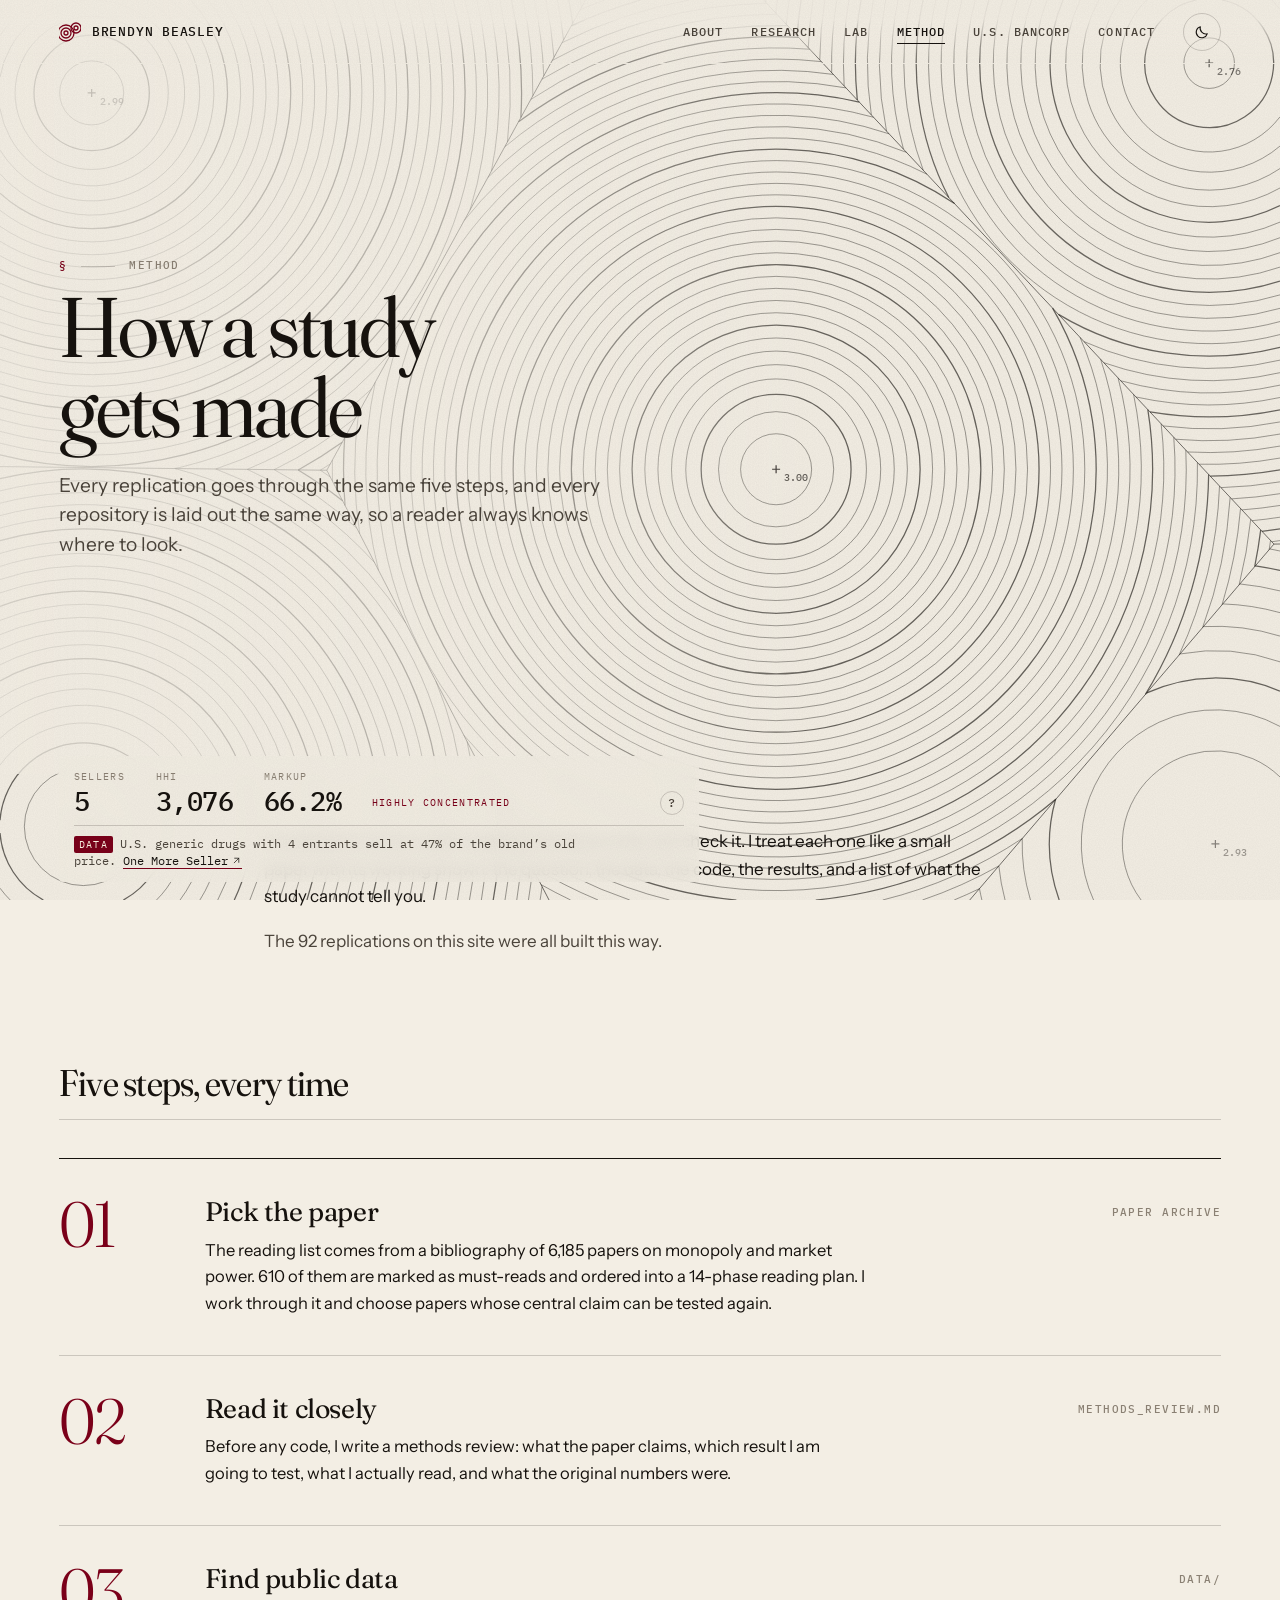
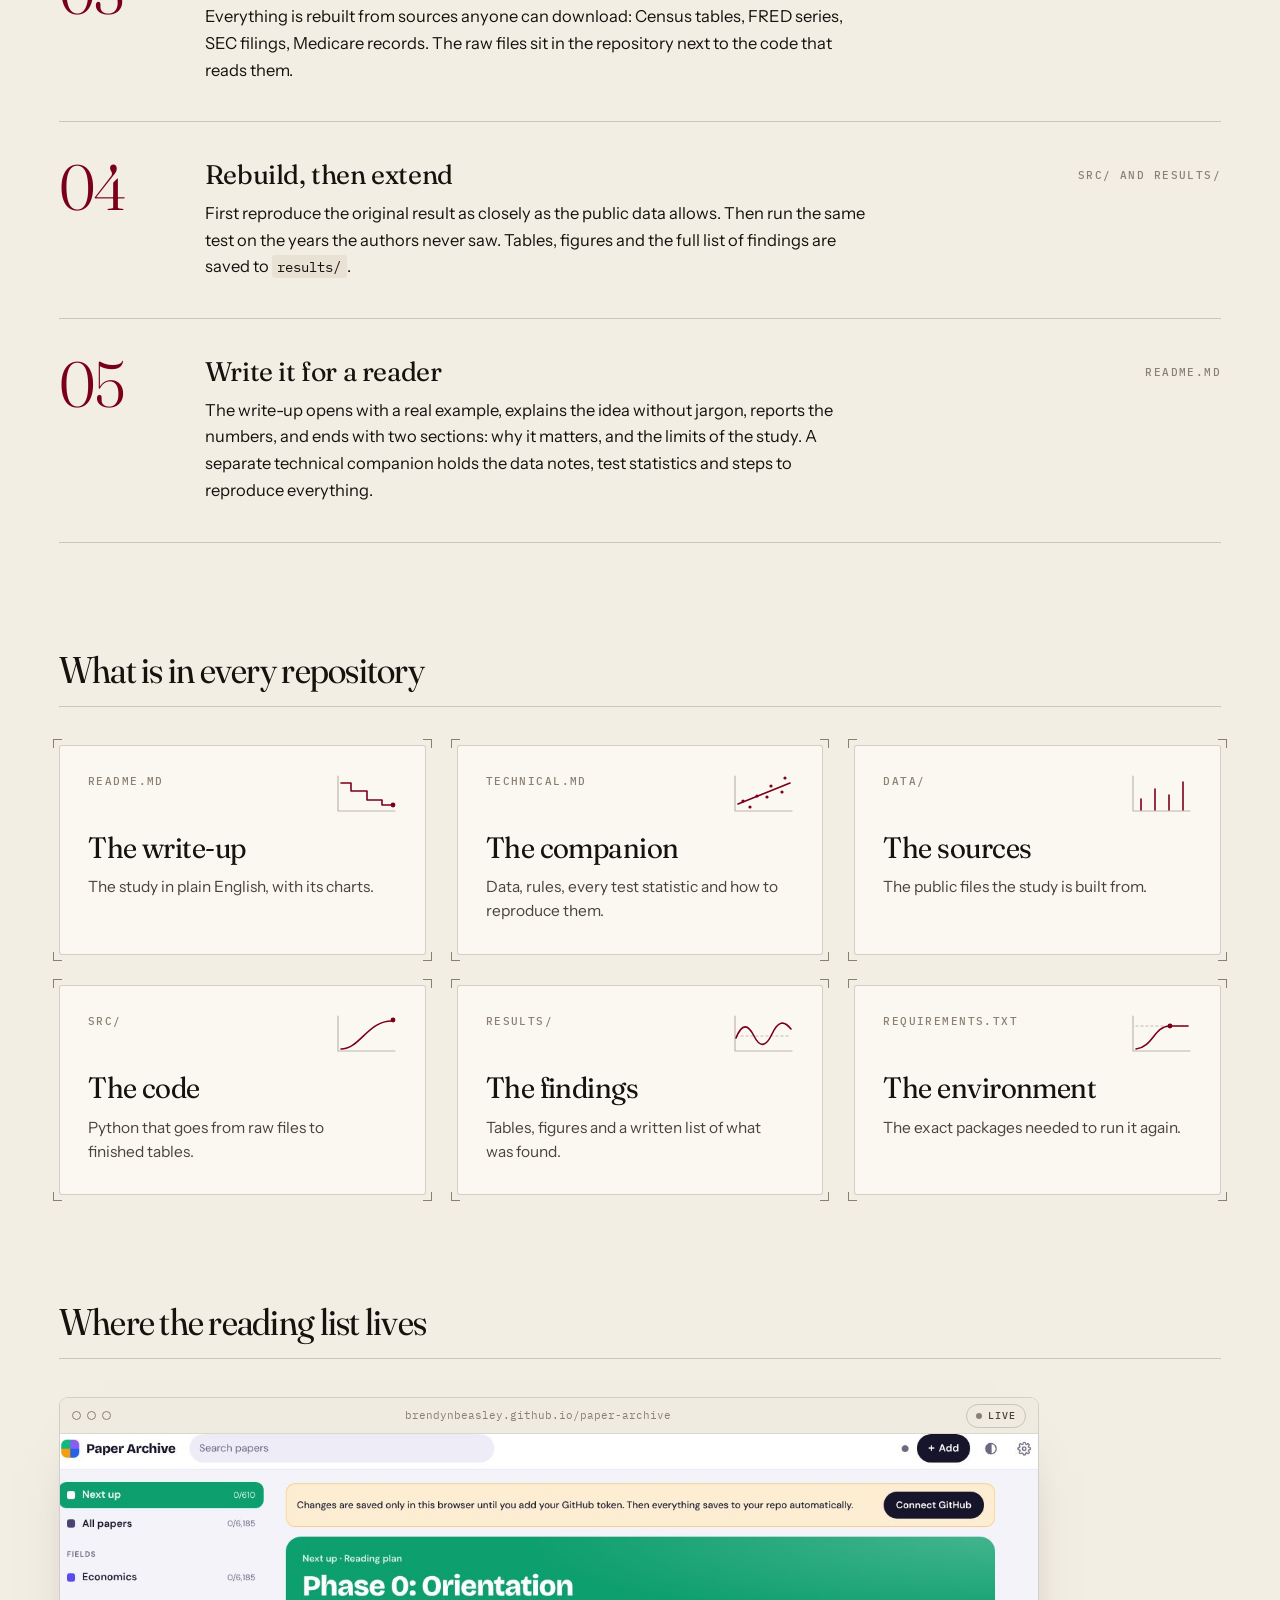
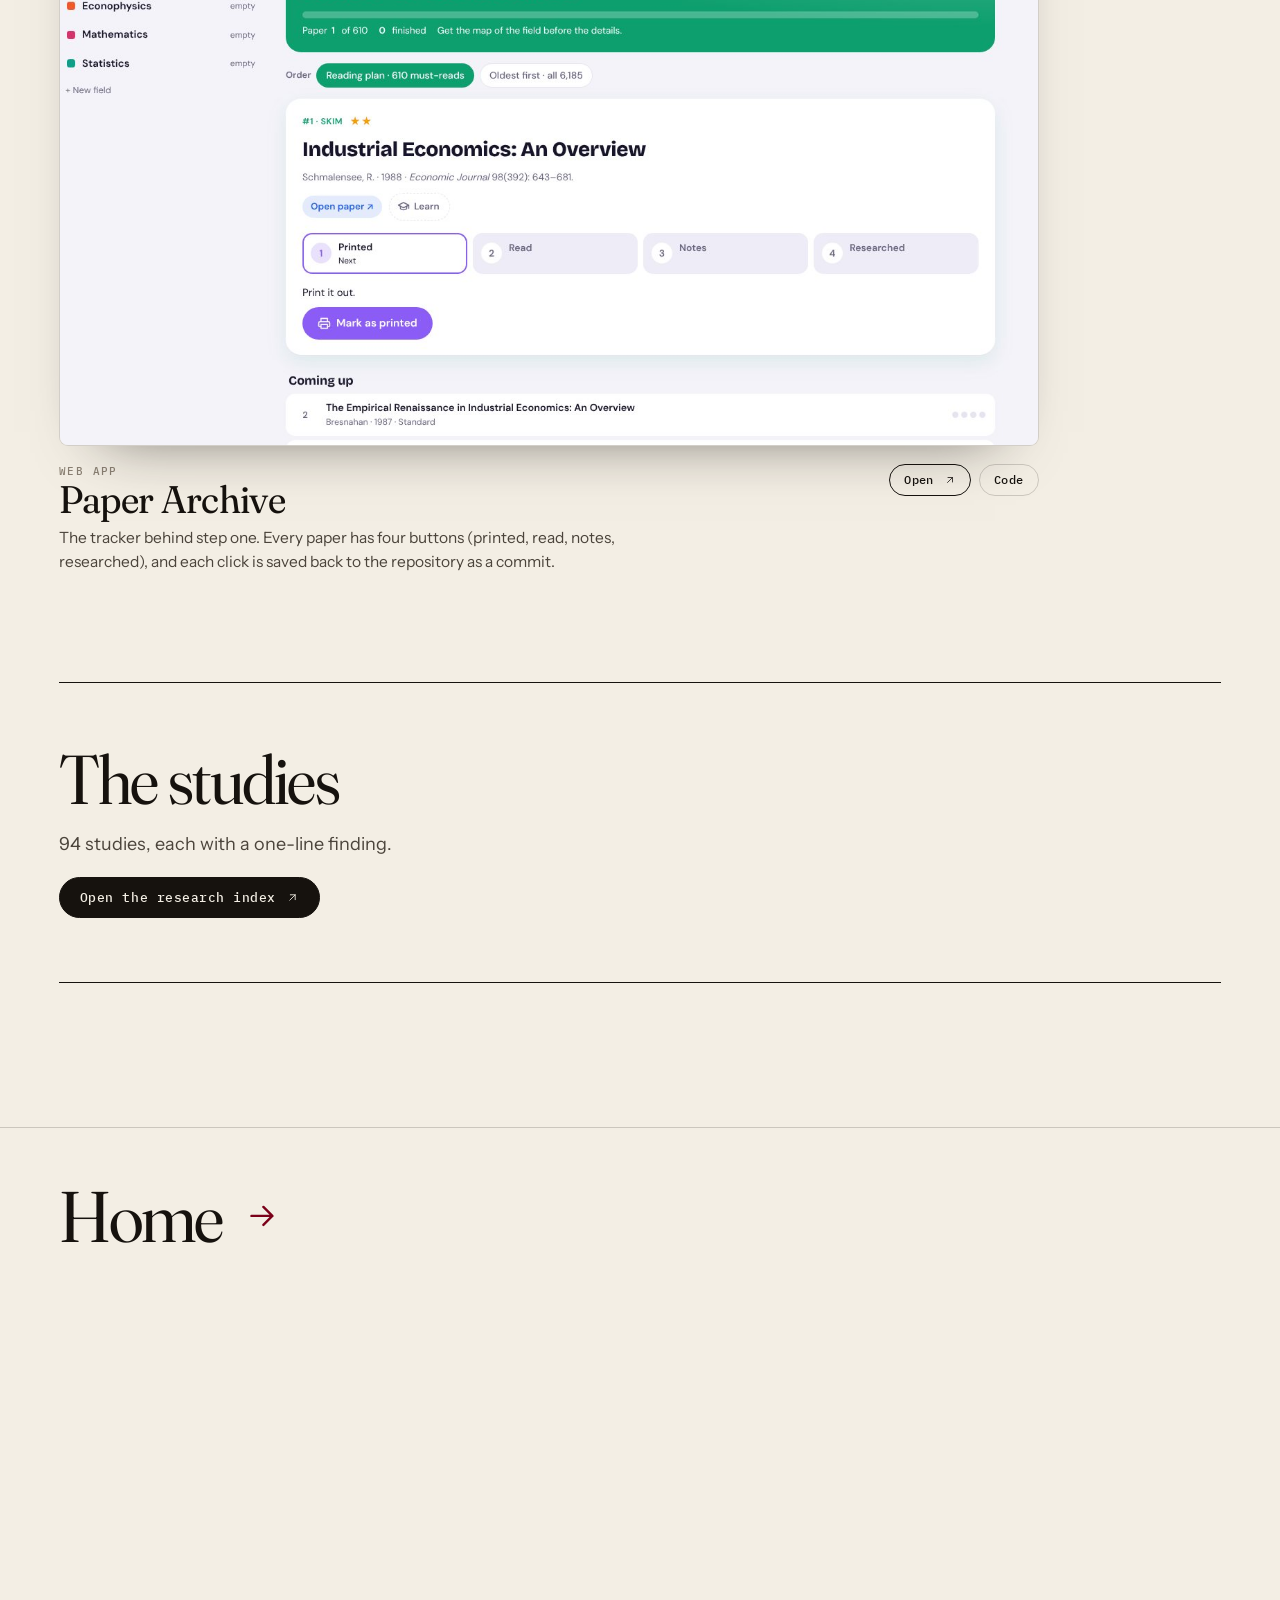
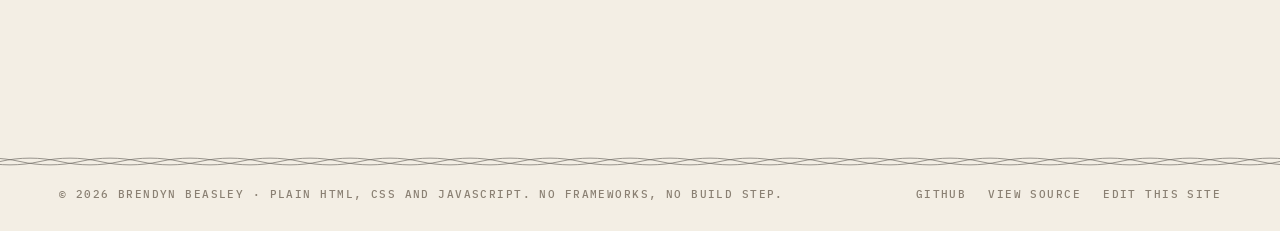
<file: method/index.html>
<!doctype html>
<html lang="en">
<head>
  <meta charset="utf-8">
  <meta name="viewport" content="width=device-width, initial-scale=1, viewport-fit=cover">
  <!-- This file is the template for every page. The Studio copies it into a folder
       named after the page and fills in the three values below. On its own it shows
       whichever page is named in the address, as /page/?p=name -->
  <meta name="page" content="method">
  <title>How a study gets made · Brendyn Beasley</title>
  <meta name="description" content="How each replication is chosen, rebuilt from public data and written up.">
  <meta name="theme-color" content="#f3eee4">
  <link rel="icon" href="../assets/favicon.svg" type="image/svg+xml">
  <link rel="preload" href="../assets/fonts/fraunces-roman.woff2" as="font" type="font/woff2" crossorigin>
  <link rel="stylesheet" href="../assets/css/base.css">
  <link rel="stylesheet" href="../assets/css/home.css">
  <link rel="stylesheet" href="../assets/css/exhibits.css">
  <link rel="stylesheet" href="../assets/css/page.css">
  <script>
    (function () {
      try {
        var t = localStorage.getItem('theme') || (matchMedia('(prefers-color-scheme: dark)').matches ? 'dark' : 'light');
        document.documentElement.dataset.theme = t;
        if (t === 'dark') document.querySelector('meta[name="theme-color"]').content = '#0f0d0b';
      } catch (e) {}
    })();
  </script>
</head>
<body class="page">
  <a class="skip" href="#content">Skip to content</a>
  <canvas class="market" id="market" aria-hidden="true"></canvas>
  <div class="grain" aria-hidden="true"></div>

  <main id="main">
    <header class="phead" data-market>
      <div class="wrap">
        <div class="phead__in">
          <p class="label stage__label"><b>§</b> <span data-slot="eyebrow"></span></p>
          <h1 class="display phead__title" data-slot="title"></h1>
          <p class="phead__summary" data-slot="summary"></p>
        </div>
      </div>
    </header>
    <div class="wrap pbody" id="content" data-slot="blocks"></div>
    <section class="pend" data-market><div class="wrap" data-slot="end"></div></section>
  </main>

  <noscript><p class="wrap" style="position:relative;z-index:2;padding:40px 0">This page needs JavaScript to draw its content.</p></noscript>
  <script type="module" src="../assets/js/page.js"></script>
</body>
</html>
</file>
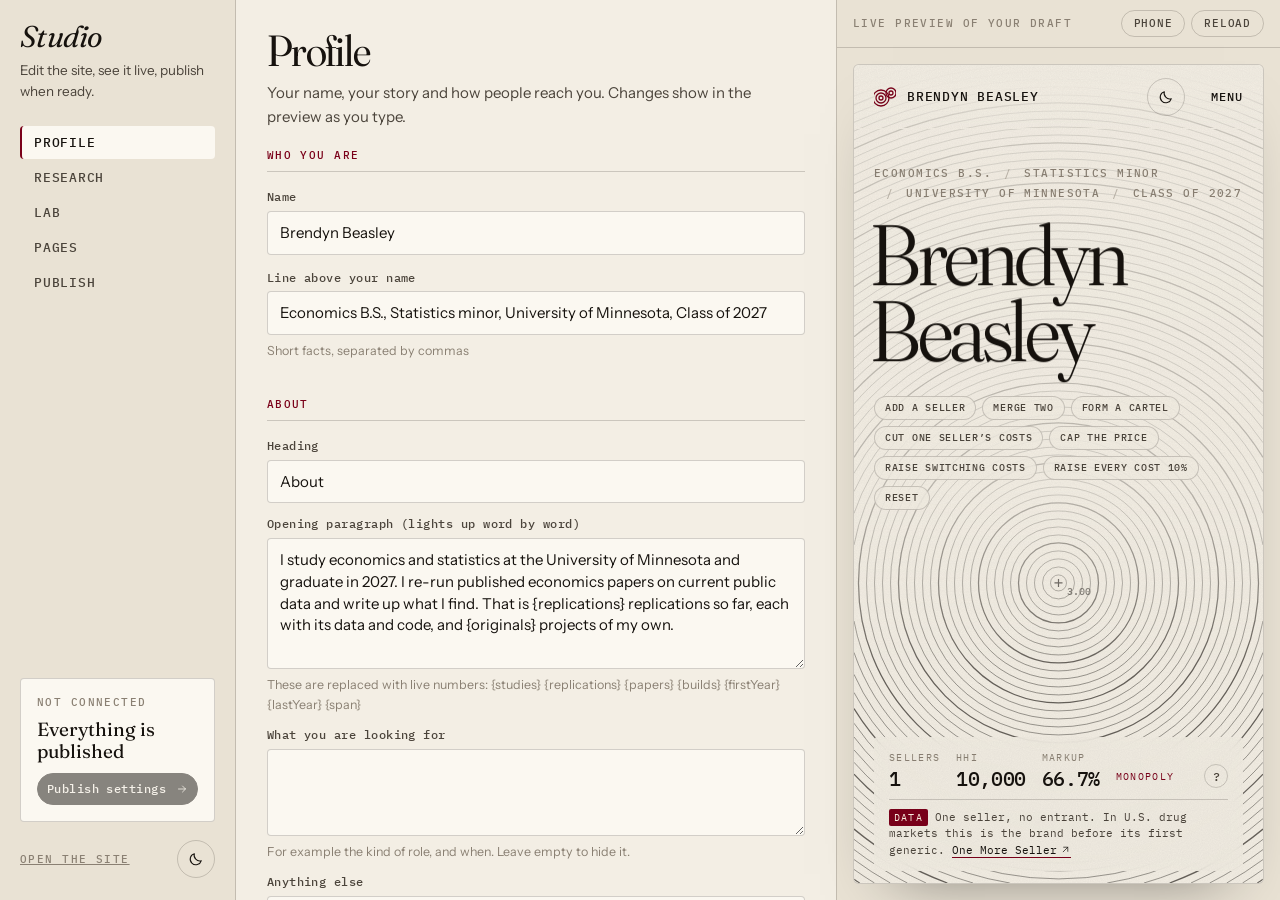
<file: studio/index.html>
<!doctype html>
<html lang="en">
<head>
  <meta charset="utf-8">
  <meta name="viewport" content="width=device-width, initial-scale=1">
  <meta name="robots" content="noindex">
  <title>Studio</title>
  <meta name="theme-color" content="#f3eee4">
  <link rel="icon" href="../assets/favicon.svg" type="image/svg+xml">
  <link rel="stylesheet" href="../assets/css/base.css">
  <link rel="stylesheet" href="../assets/css/studio.css">
  <script>
    (function () {
      try {
        var t = localStorage.getItem('theme') || (matchMedia('(prefers-color-scheme: dark)').matches ? 'dark' : 'light');
        document.documentElement.dataset.theme = t;
      } catch (e) {}
    })();
  </script>
</head>
<body class="studio">
  <noscript><p style="padding:40px">The Studio needs JavaScript.</p></noscript>
  <script type="module" src="../assets/js/studio/studio.js"></script>
</body>
</html>
</file>
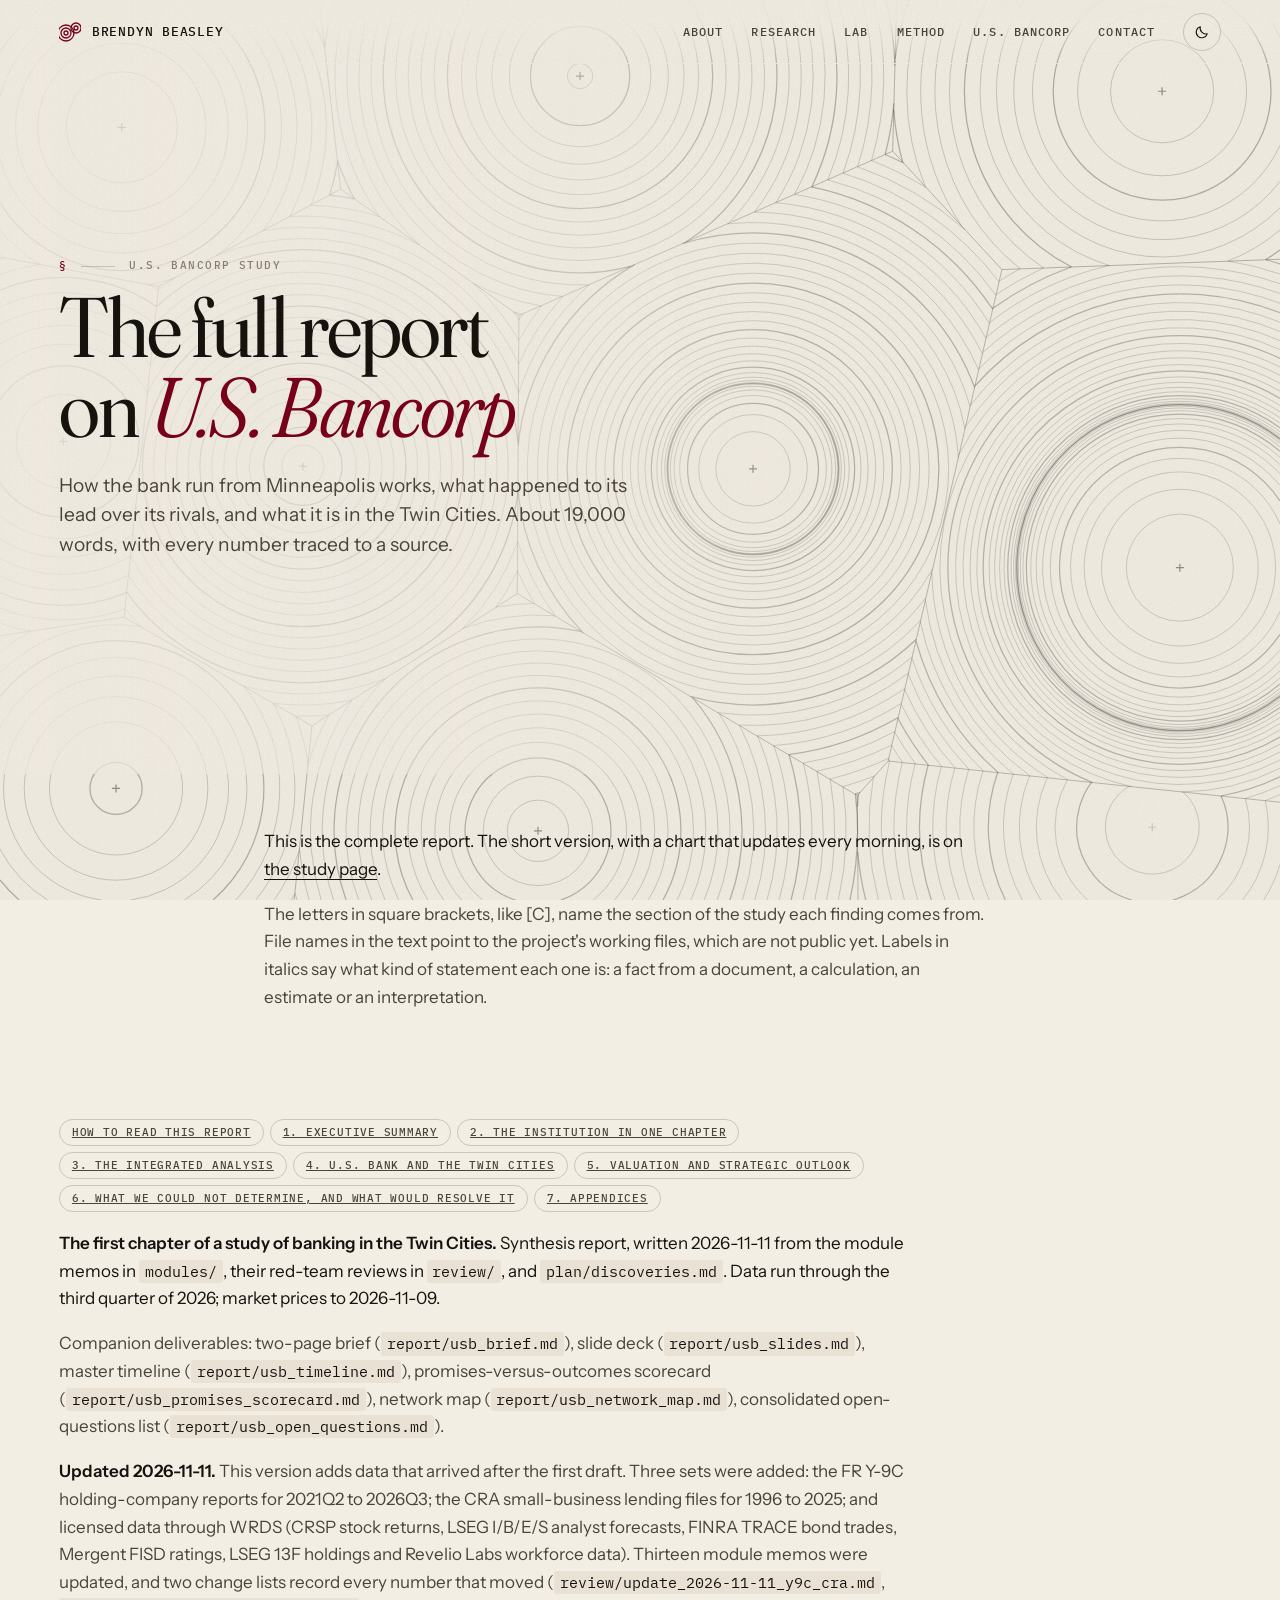
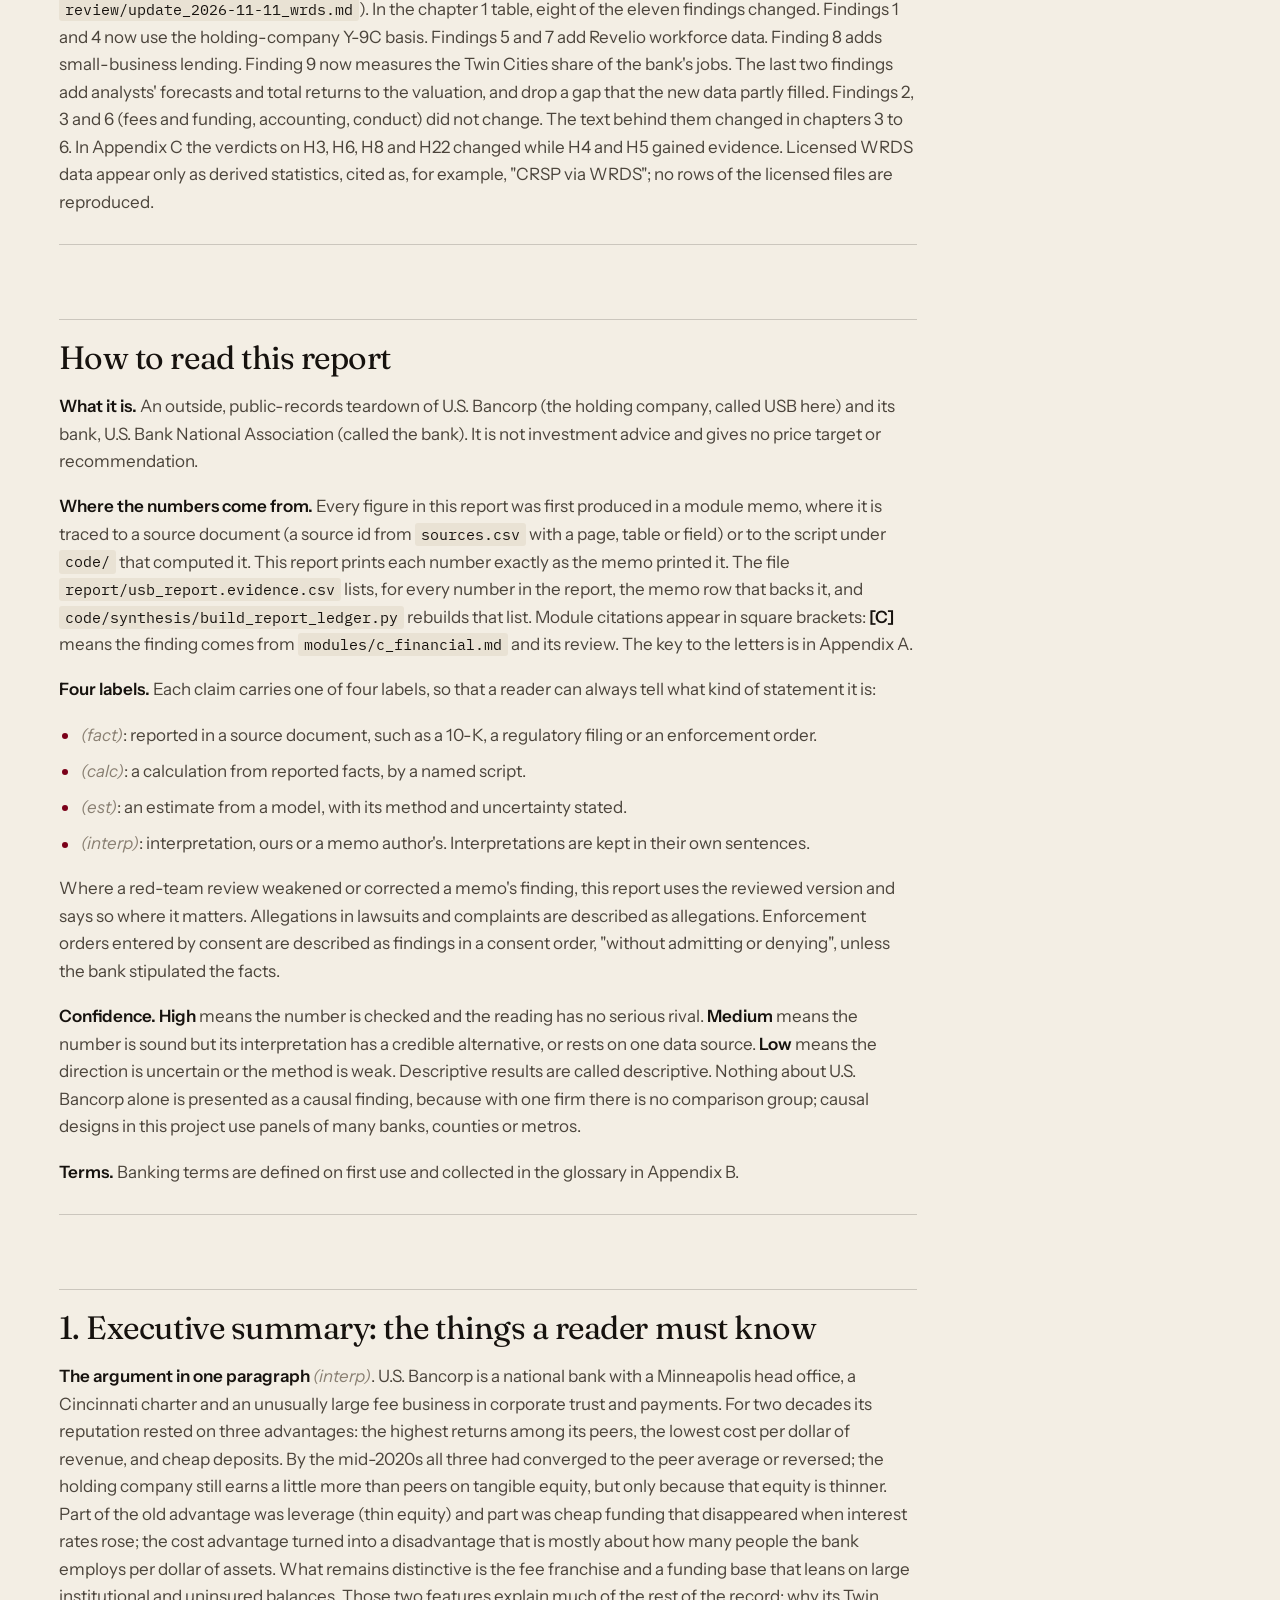
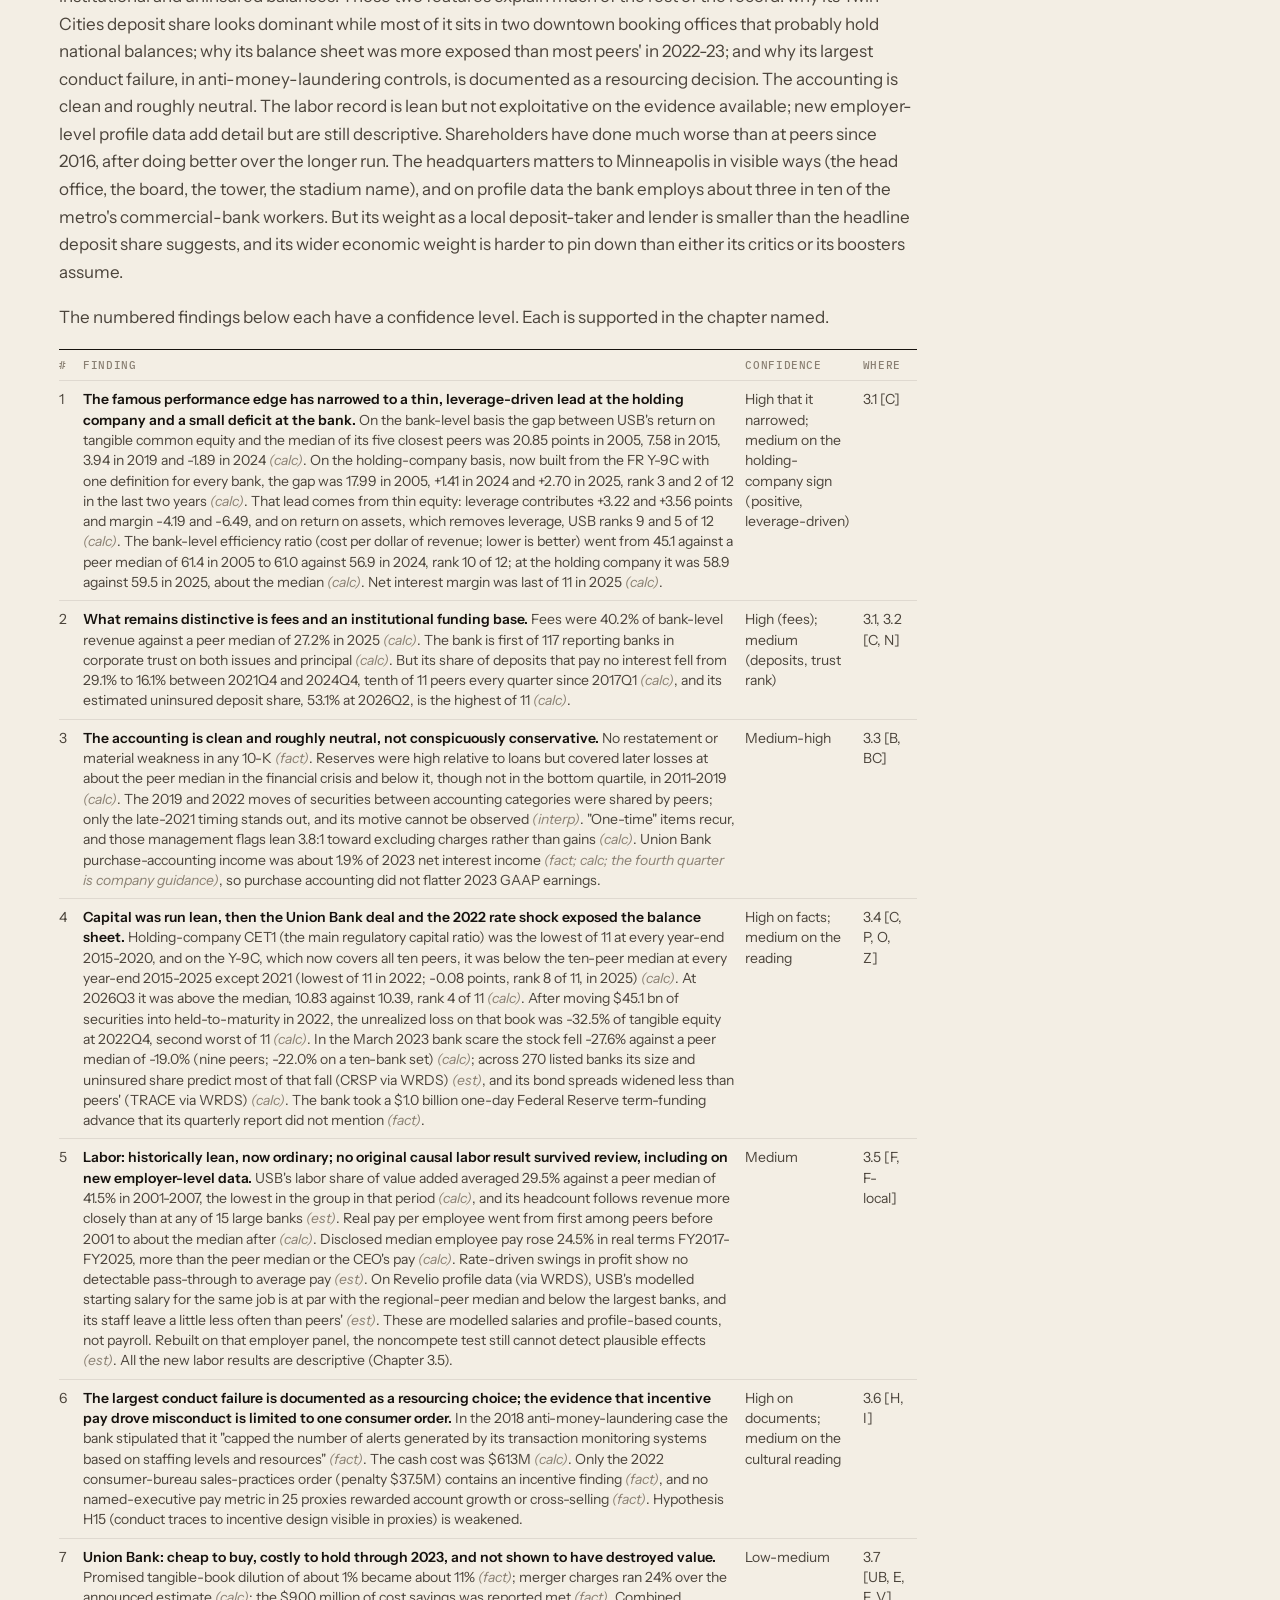
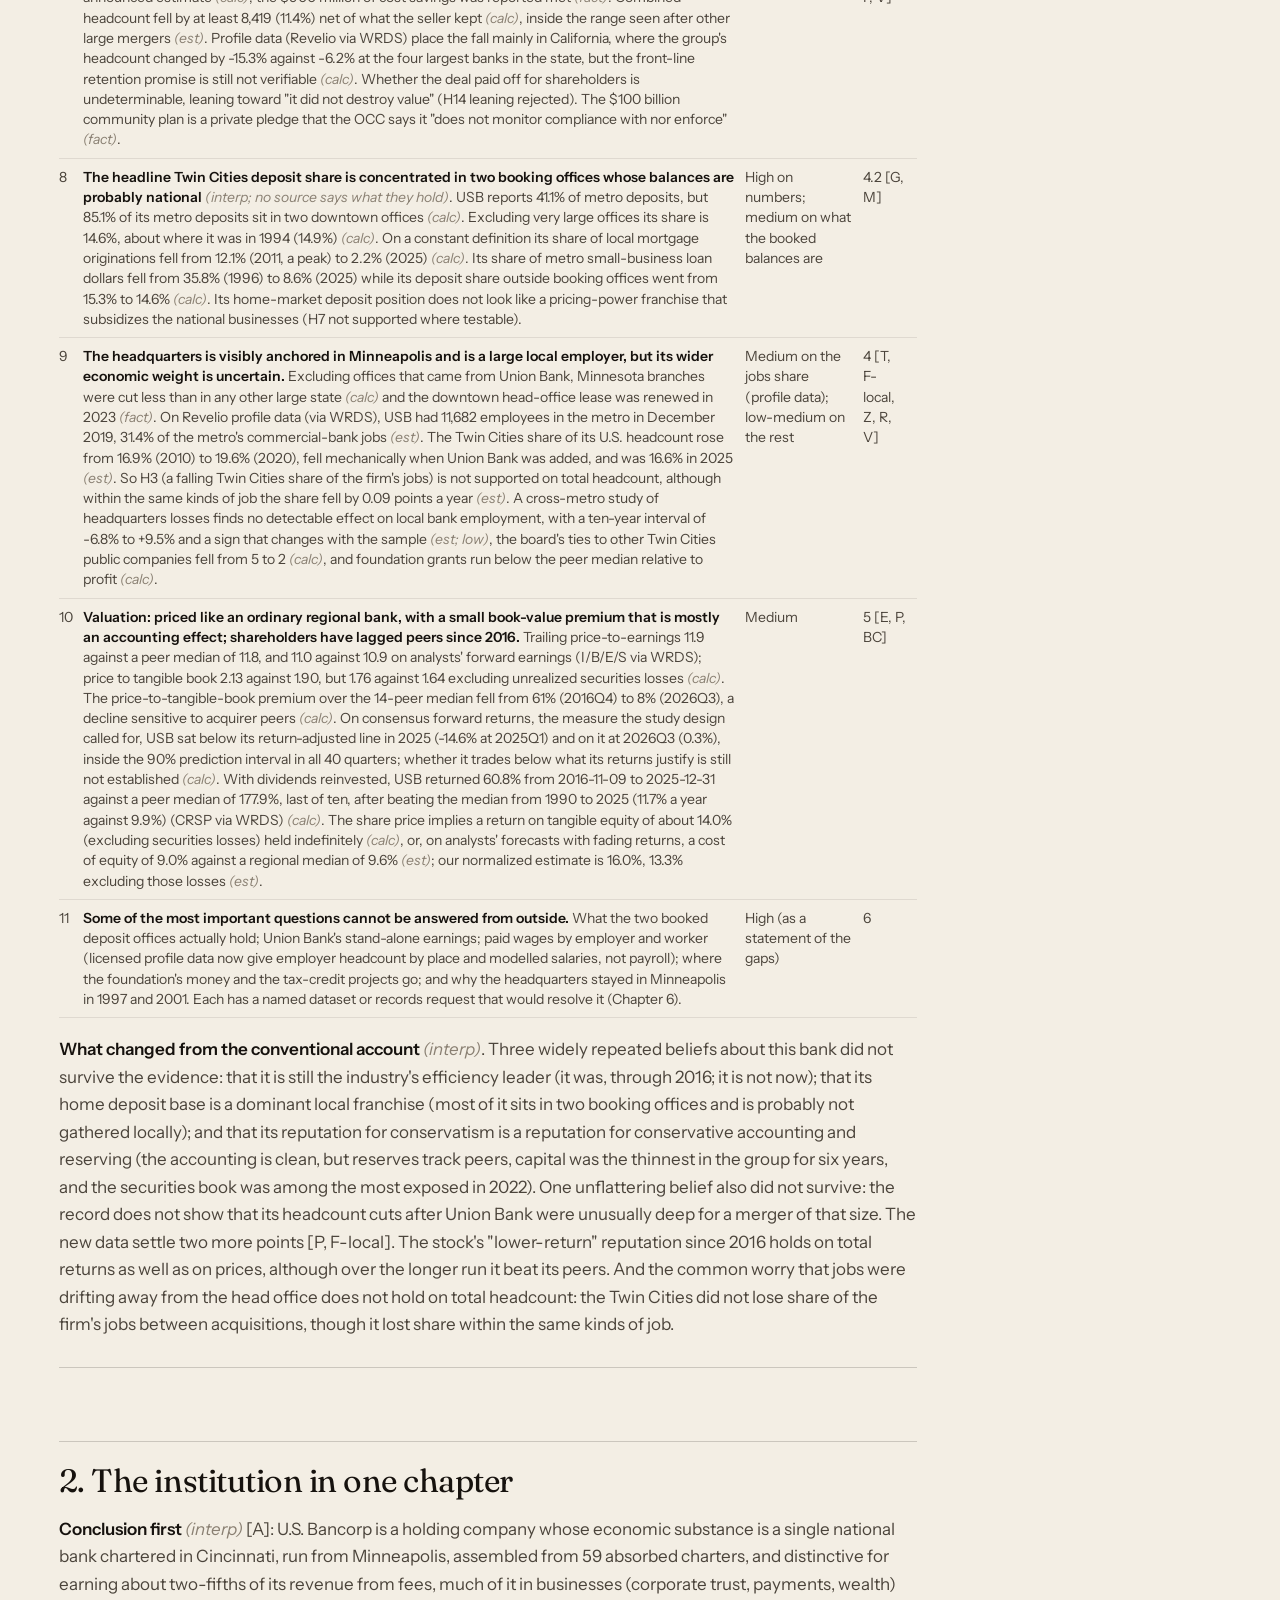
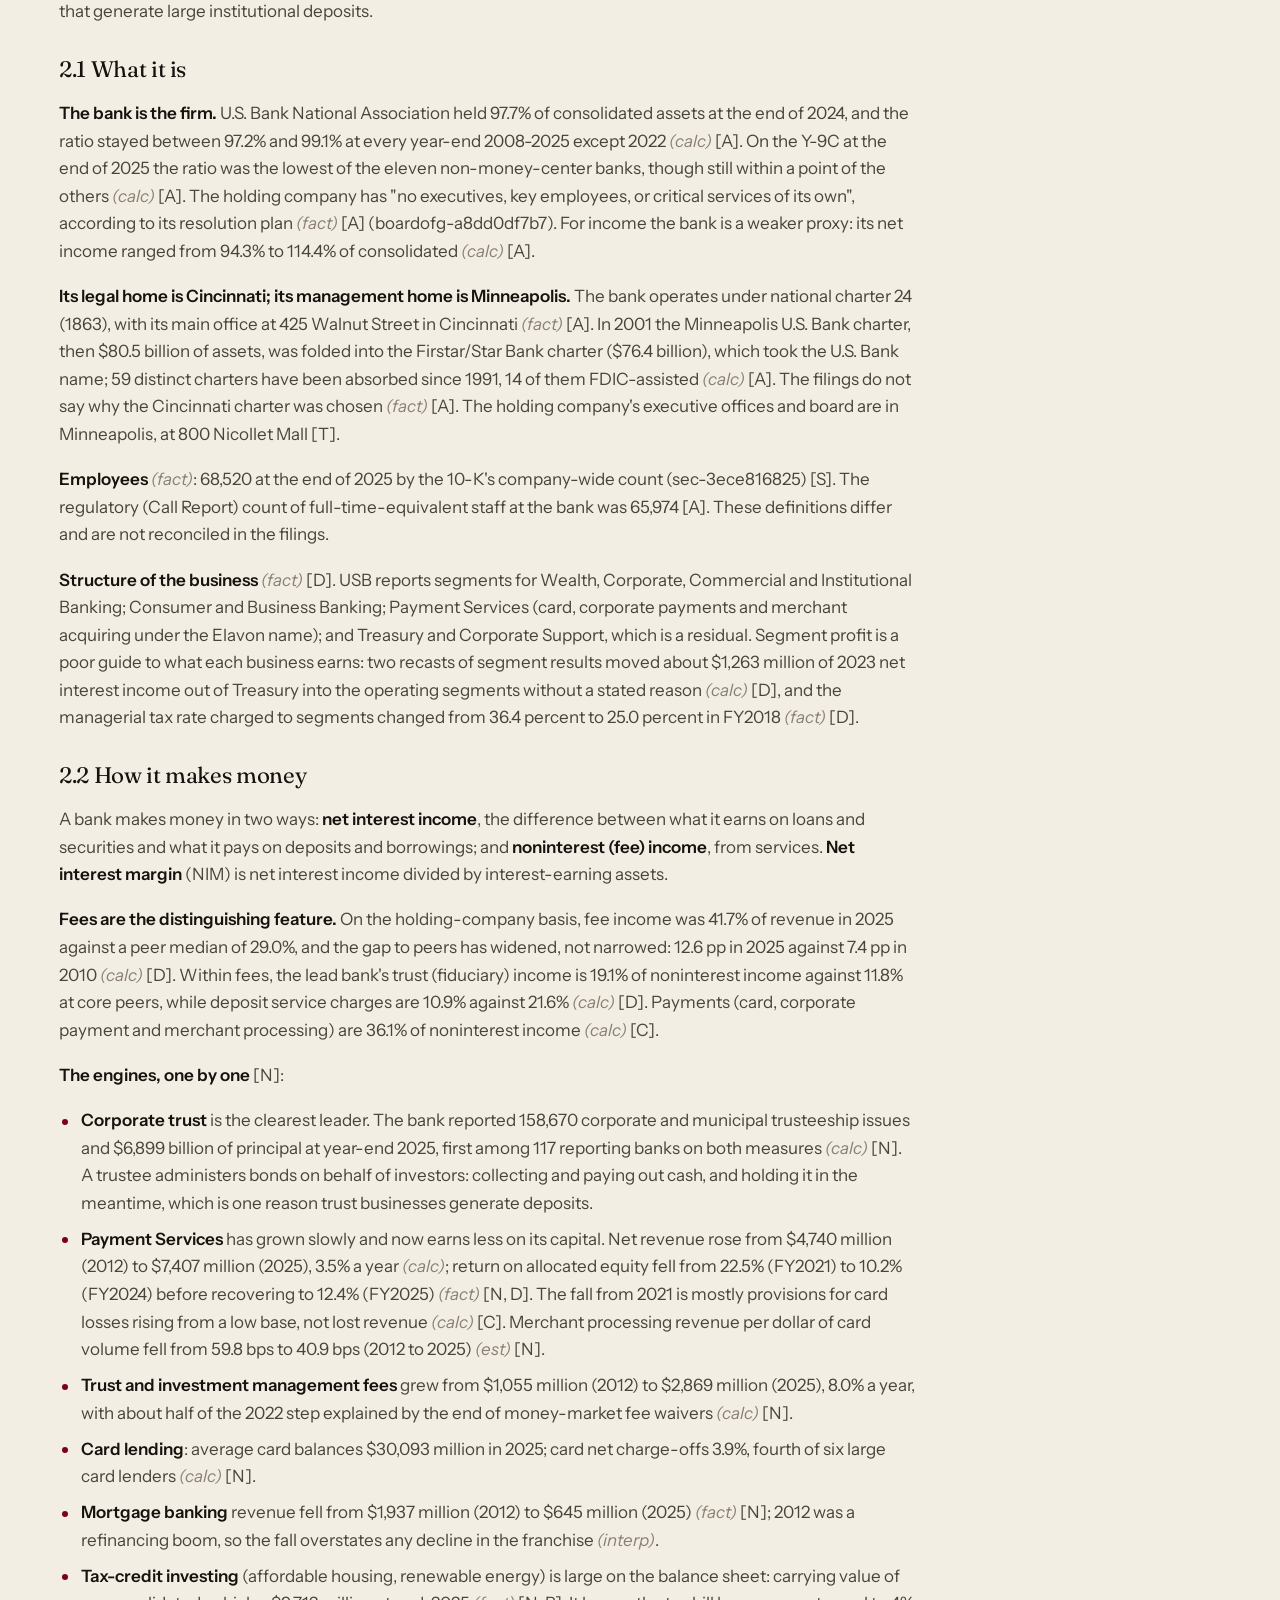
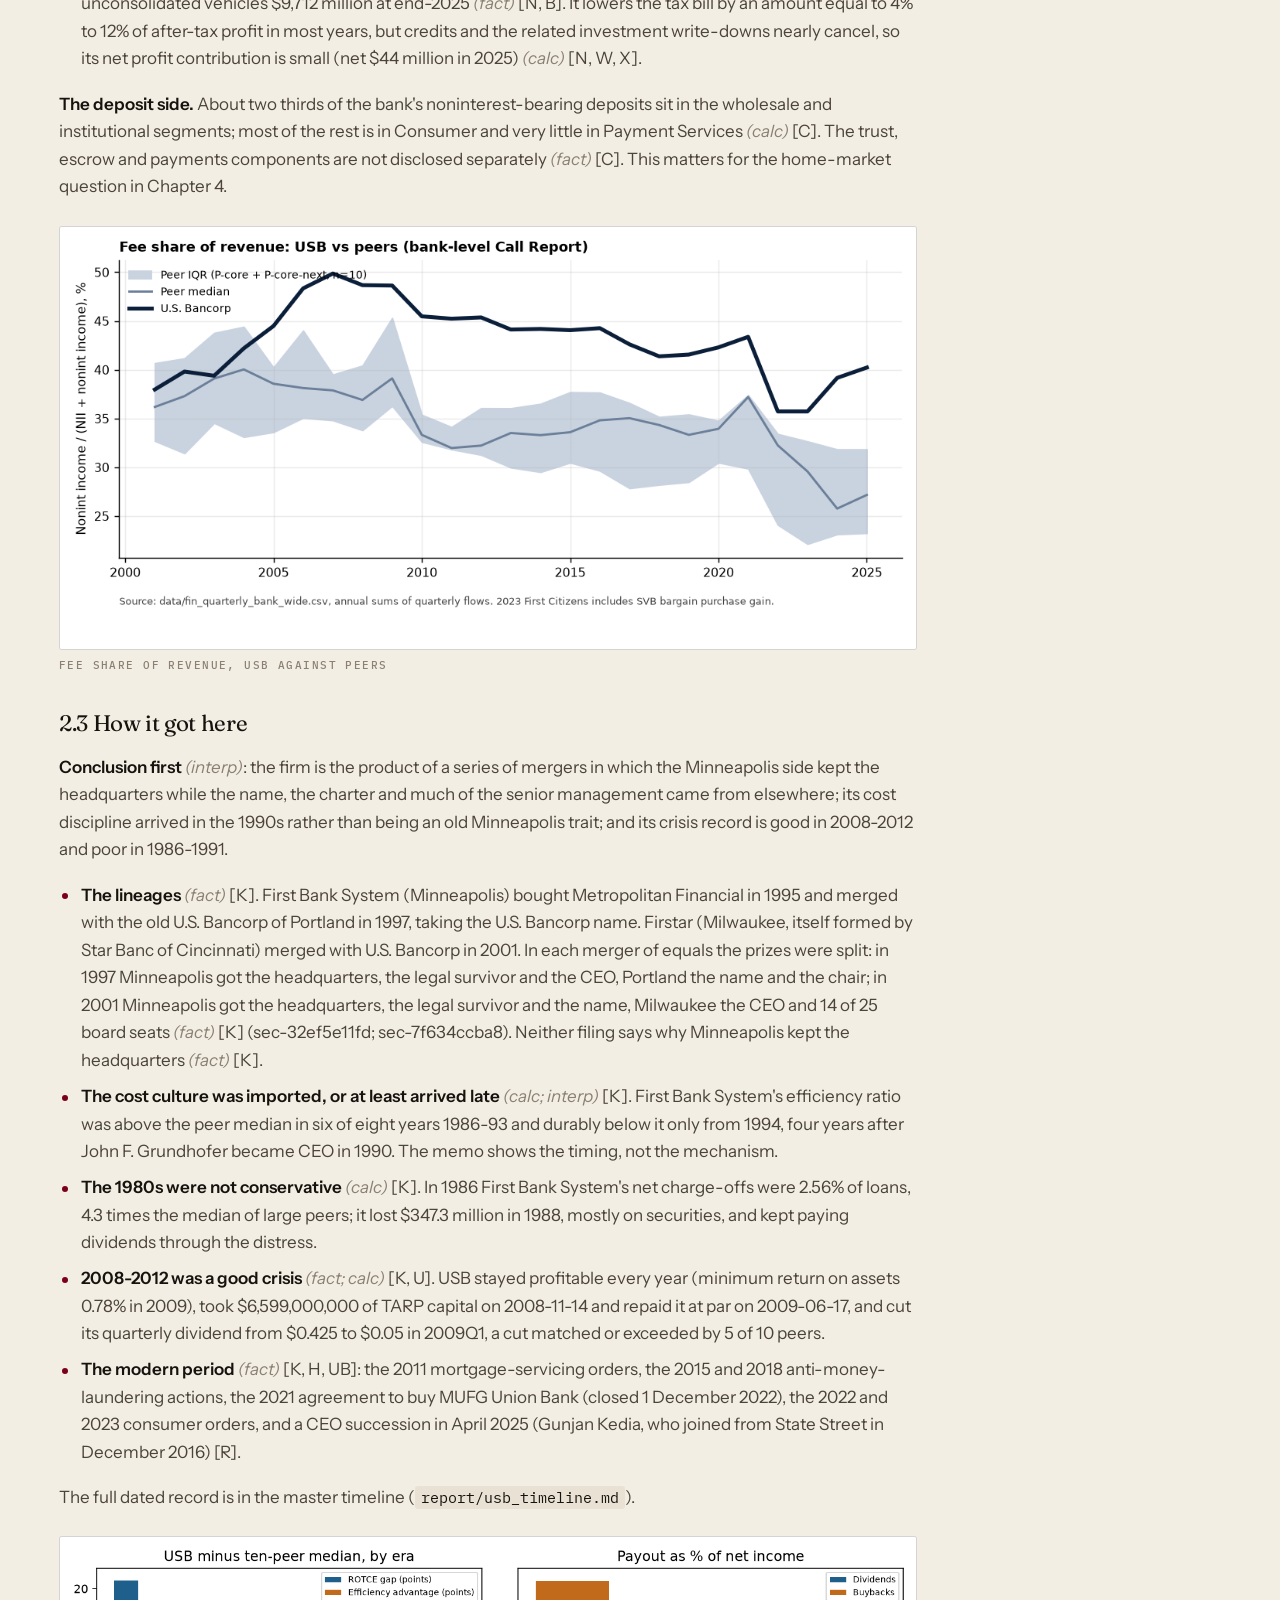
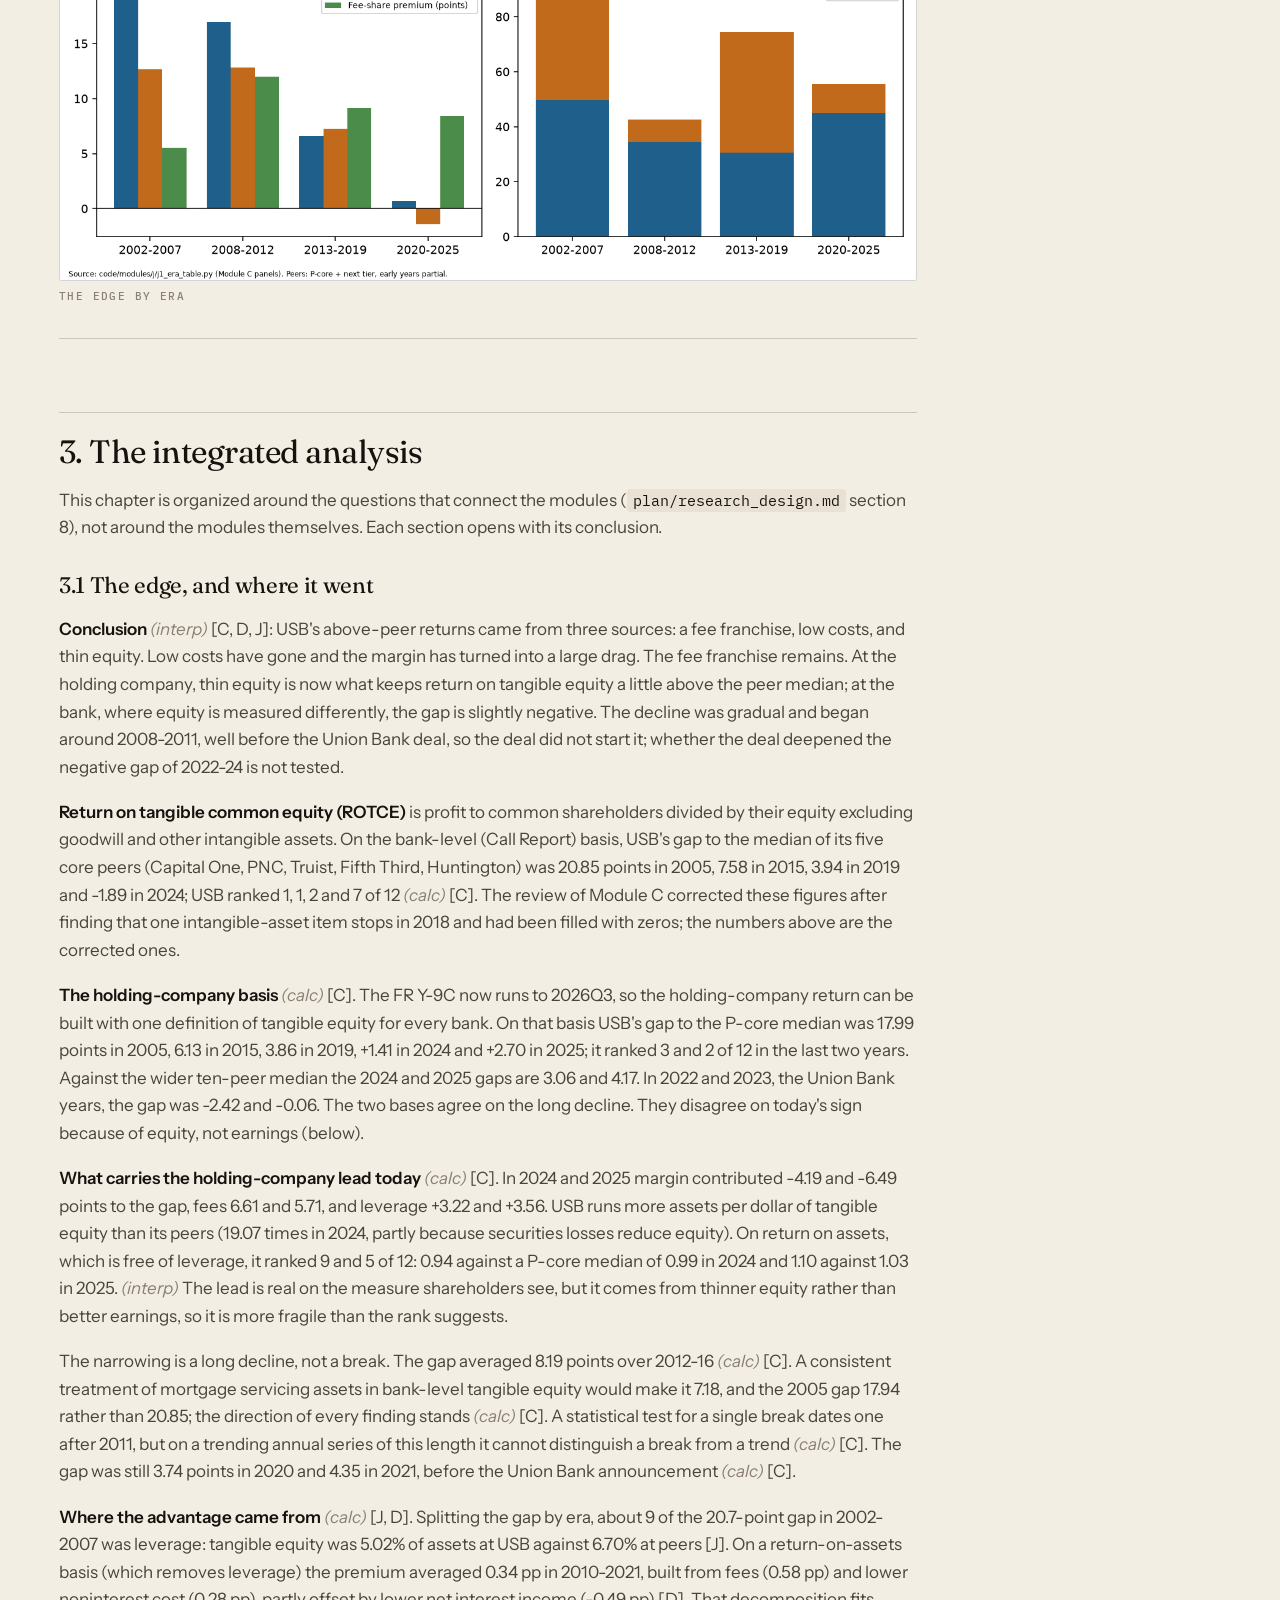
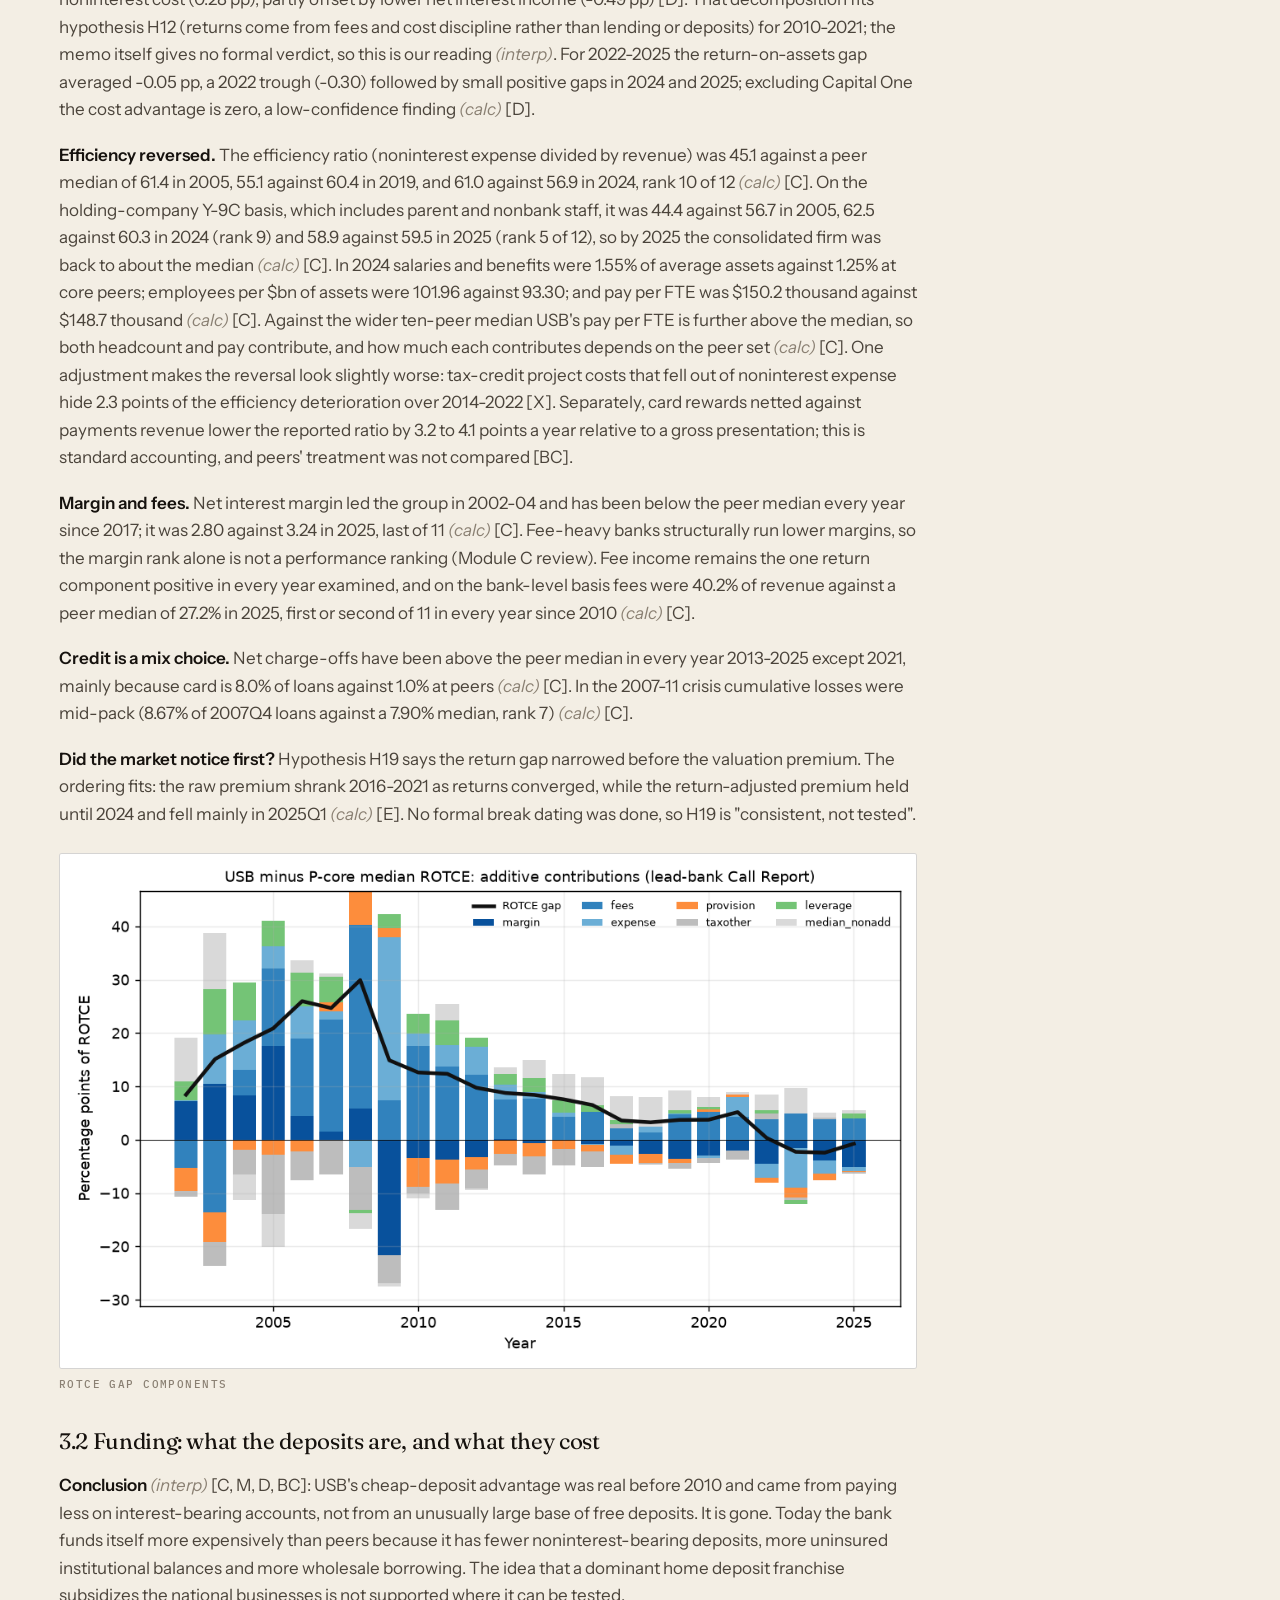
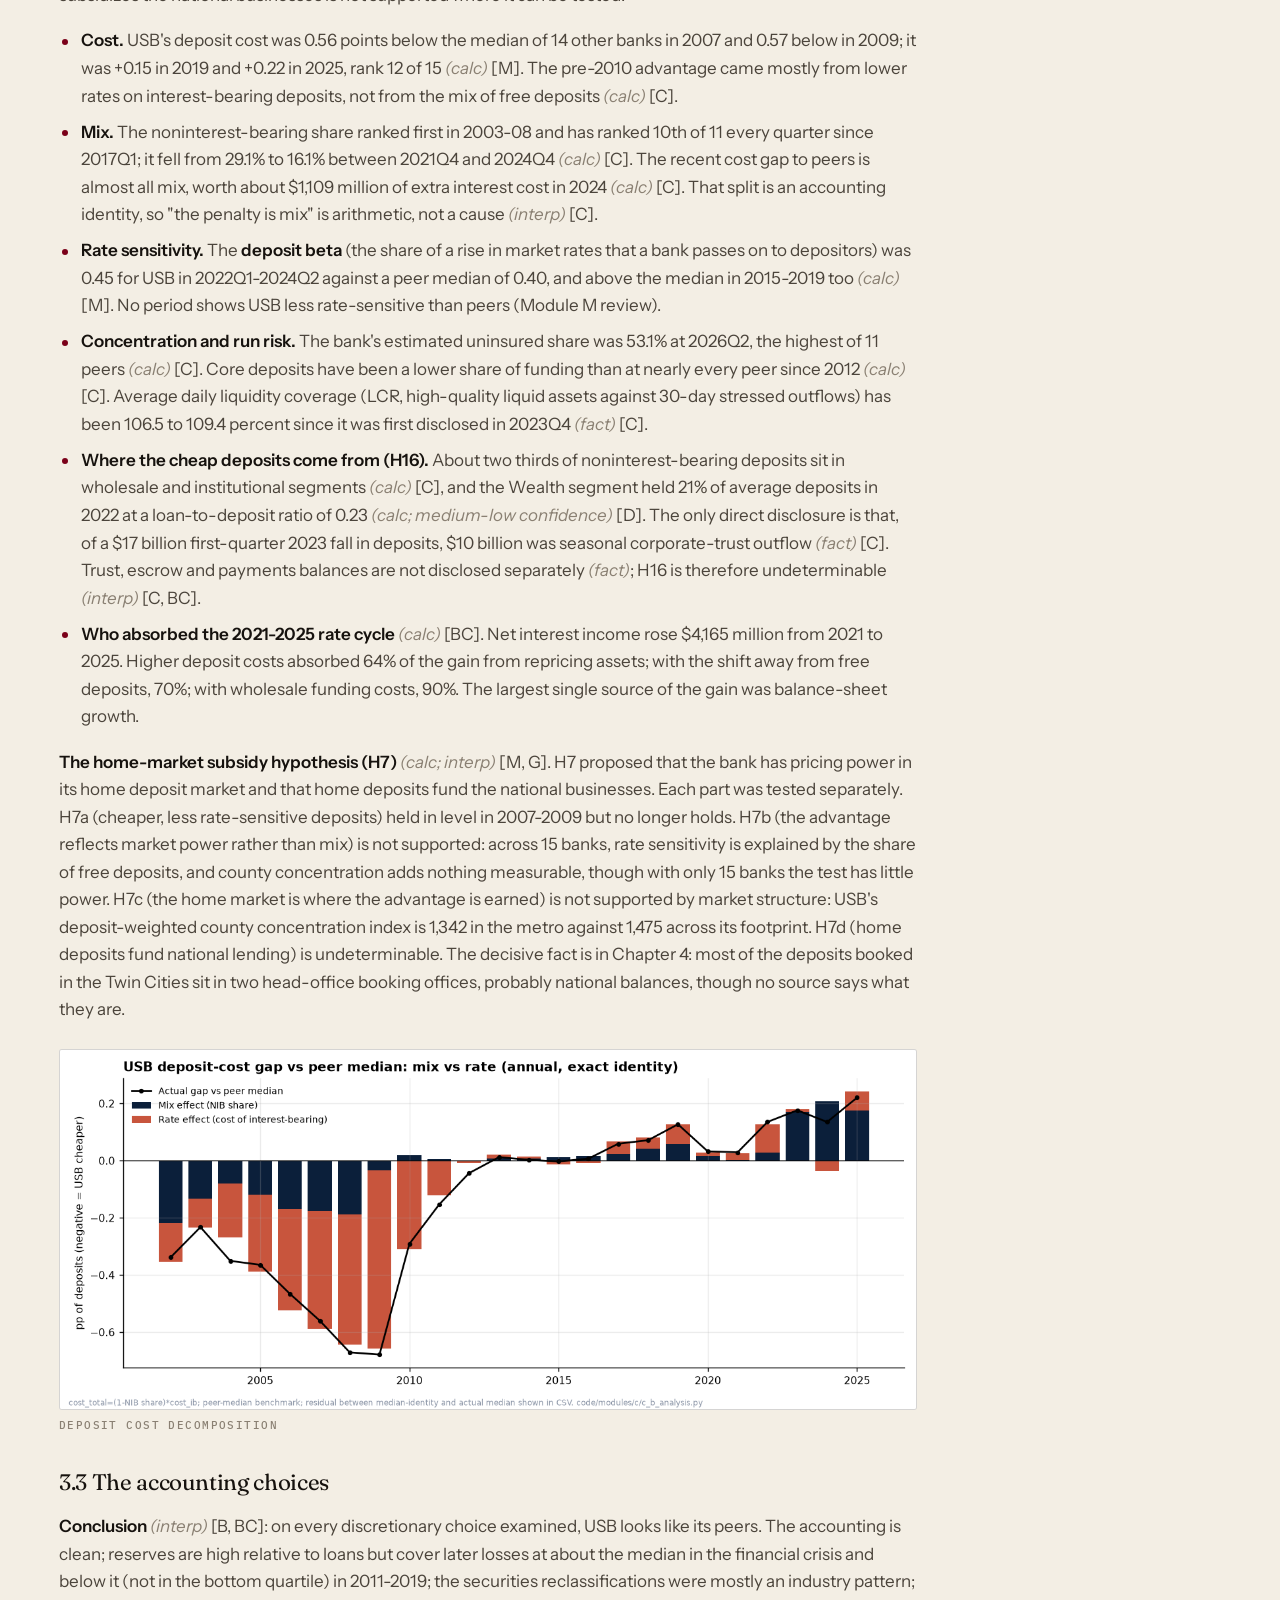
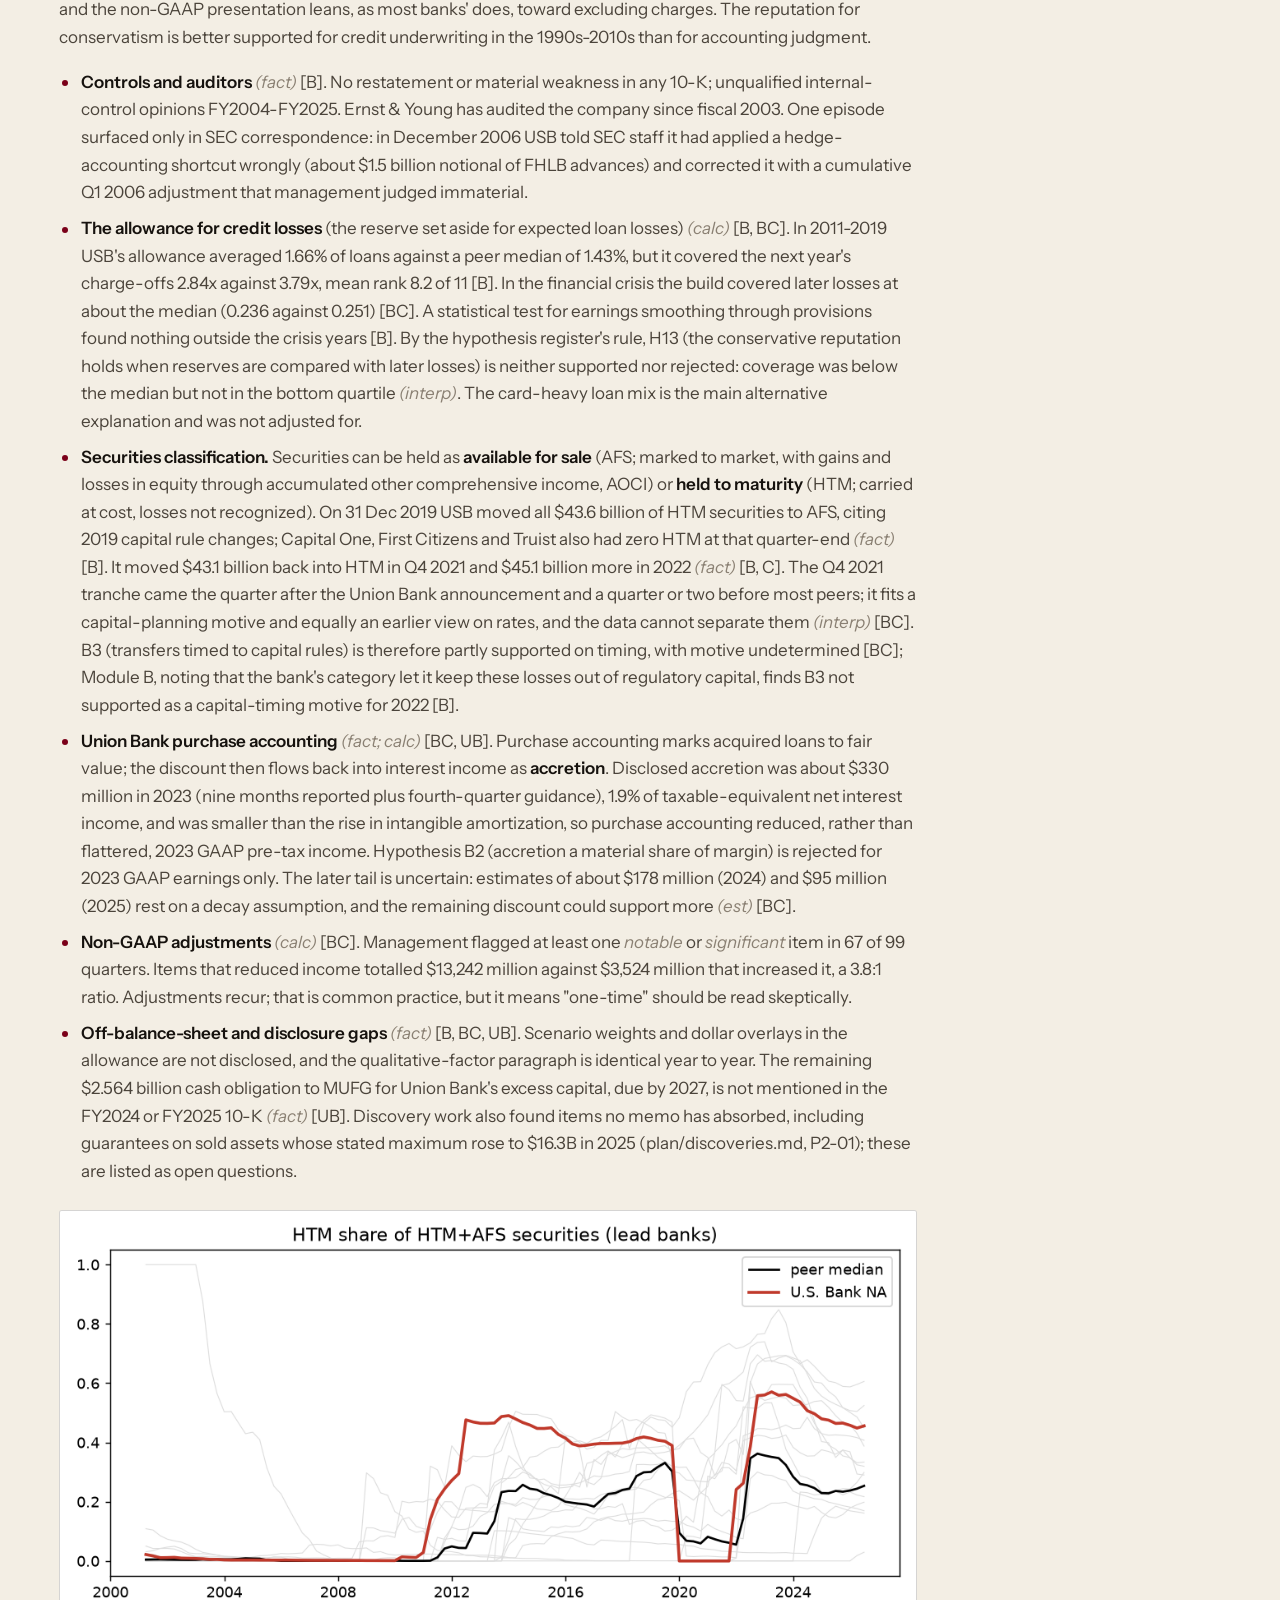
<file: us-bancorp-report/index.html>
<!doctype html>
<html lang="en">
<head>
  <meta charset="utf-8">
  <meta name="viewport" content="width=device-width, initial-scale=1, viewport-fit=cover">
  <!-- This file is the template for every page. The Studio copies it into a folder
       named after the page and fills in the three values below. On its own it shows
       whichever page is named in the address, as /page/?p=name -->
  <meta name="page" content="us-bancorp-report">
  <title>The full report on U.S. Bancorp · Brendyn Beasley</title>
  <meta name="description" content="The full report on U.S. Bancorp and the Twin Cities, with every number traced to a public source.">
  <meta name="theme-color" content="#f3eee4">
  <link rel="icon" href="../assets/favicon.svg" type="image/svg+xml">
  <link rel="preload" href="../assets/fonts/fraunces-roman.woff2" as="font" type="font/woff2" crossorigin>
  <link rel="stylesheet" href="../assets/css/base.css">
  <link rel="stylesheet" href="../assets/css/home.css">
  <link rel="stylesheet" href="../assets/css/exhibits.css">
  <link rel="stylesheet" href="../assets/css/page.css">
  <script>
    (function () {
      try {
        var t = localStorage.getItem('theme') || (matchMedia('(prefers-color-scheme: dark)').matches ? 'dark' : 'light');
        document.documentElement.dataset.theme = t;
        if (t === 'dark') document.querySelector('meta[name="theme-color"]').content = '#0f0d0b';
      } catch (e) {}
    })();
  </script>
</head>
<body class="page">
  <a class="skip" href="#content">Skip to content</a>
  <canvas class="market" id="market" aria-hidden="true"></canvas>
  <div class="grain" aria-hidden="true"></div>

  <main id="main">
    <header class="phead" data-market>
      <div class="wrap">
        <div class="phead__in">
          <p class="label stage__label"><b>§</b> <span data-slot="eyebrow"></span></p>
          <h1 class="display phead__title" data-slot="title"></h1>
          <p class="phead__summary" data-slot="summary"></p>
        </div>
      </div>
    </header>
    <div class="wrap pbody" id="content" data-slot="blocks"></div>
    <section class="pend" data-market><div class="wrap" data-slot="end"></div></section>
  </main>

  <noscript><p class="wrap" style="position:relative;z-index:2;padding:40px 0">This page needs JavaScript to draw its content.</p></noscript>
  <script type="module" src="../assets/js/page.js"></script>
</body>
</html>
</file>
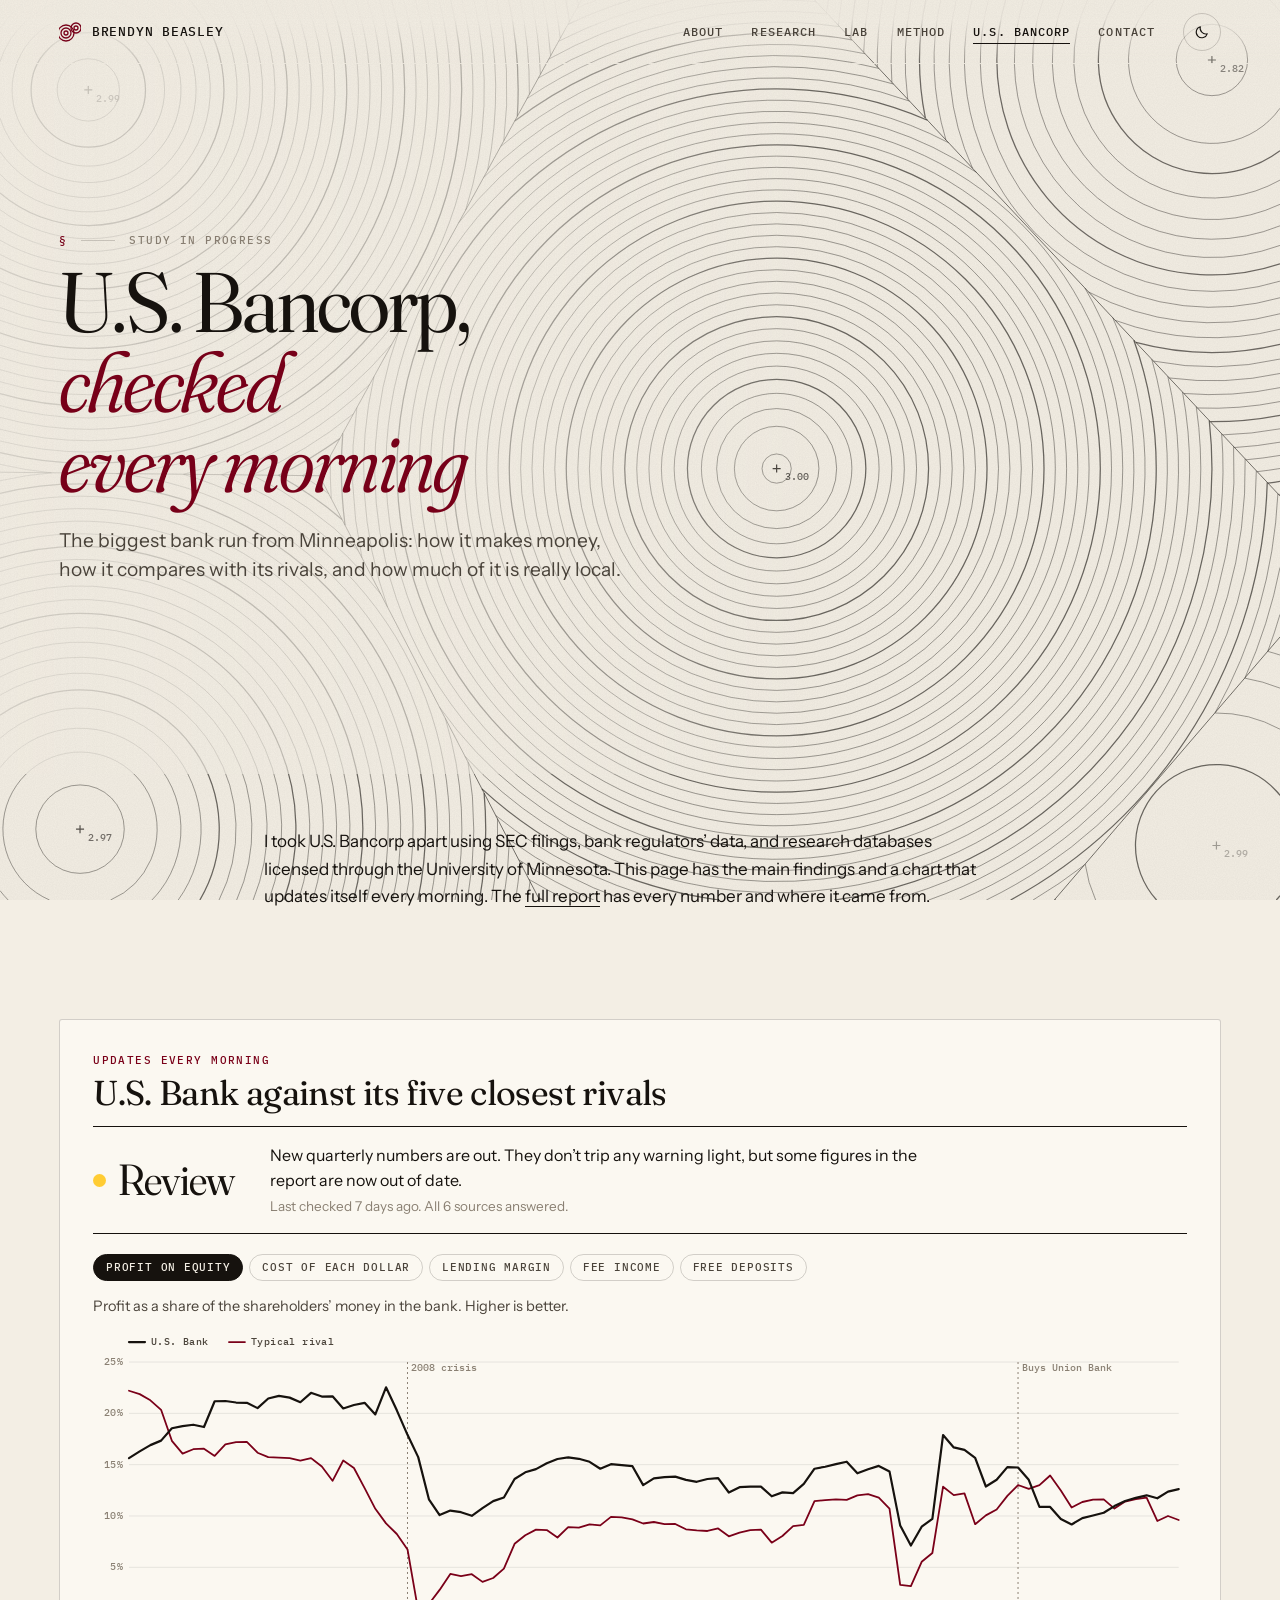
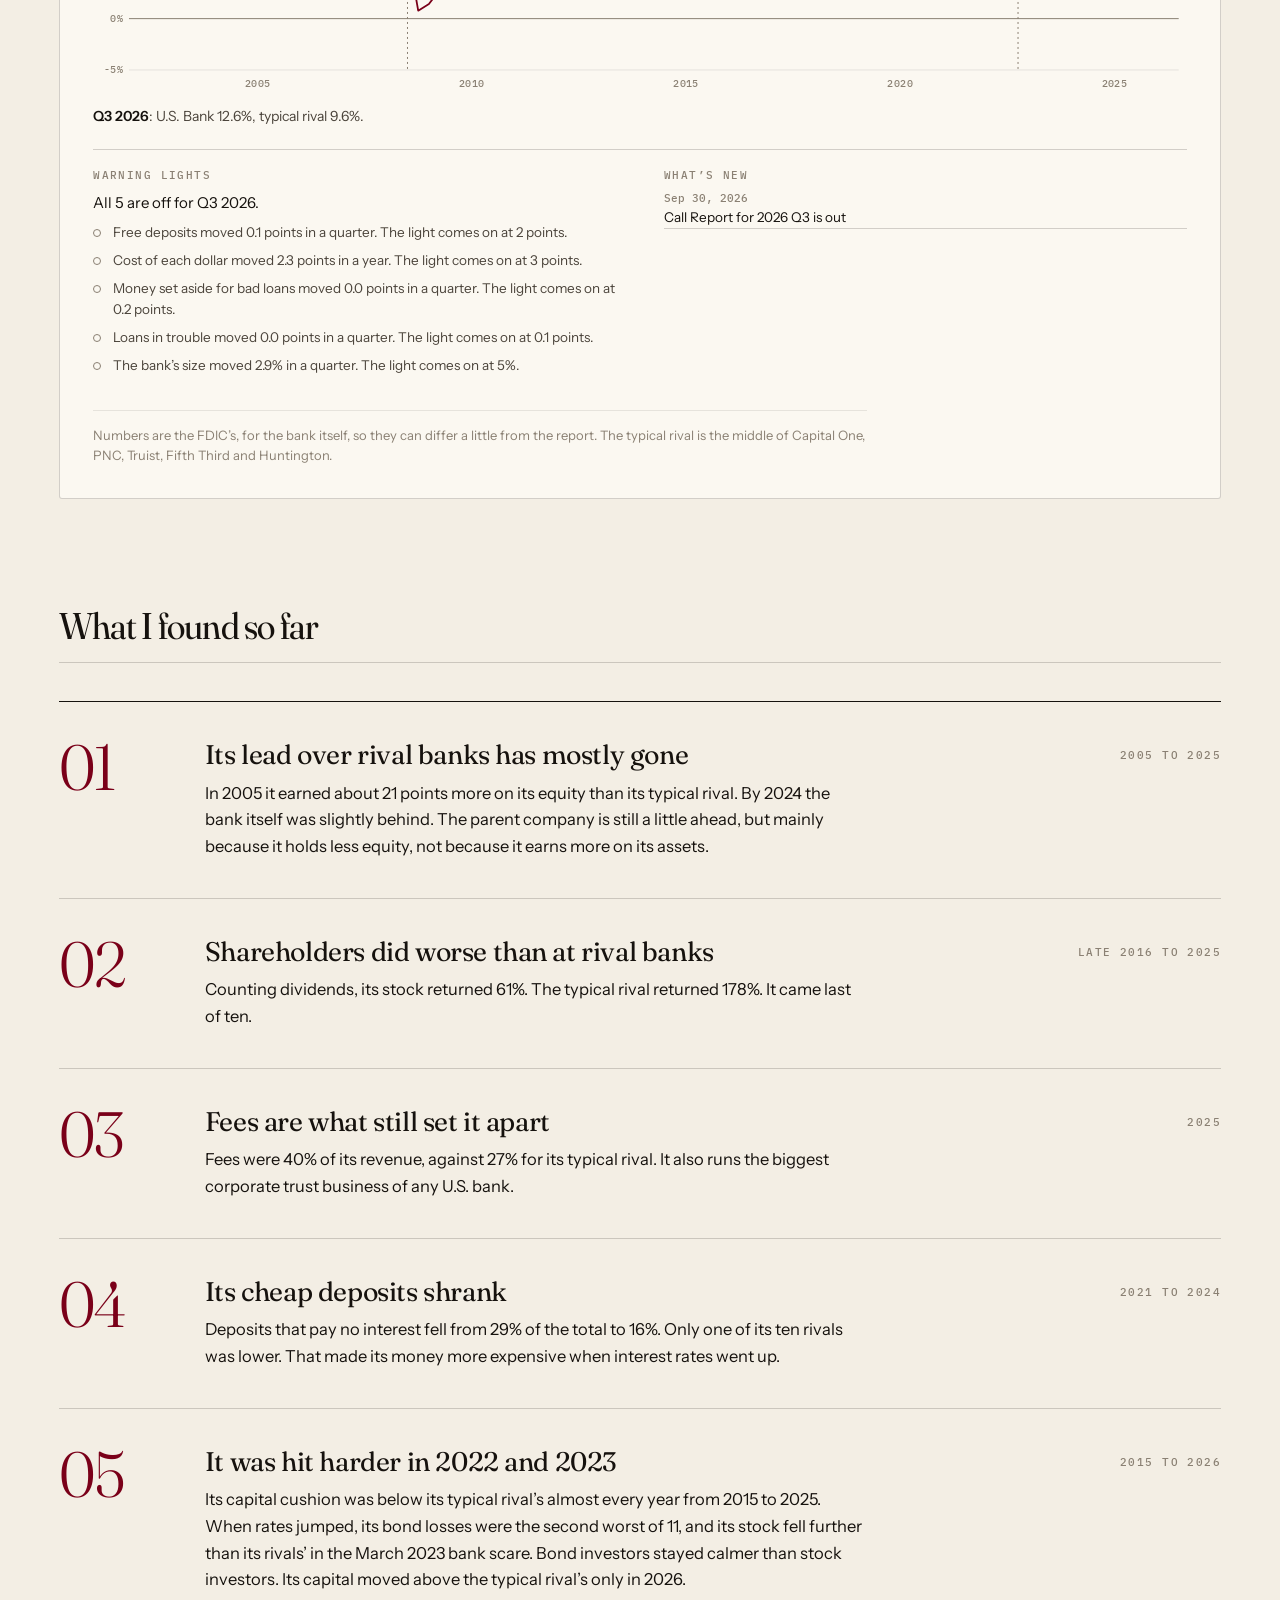
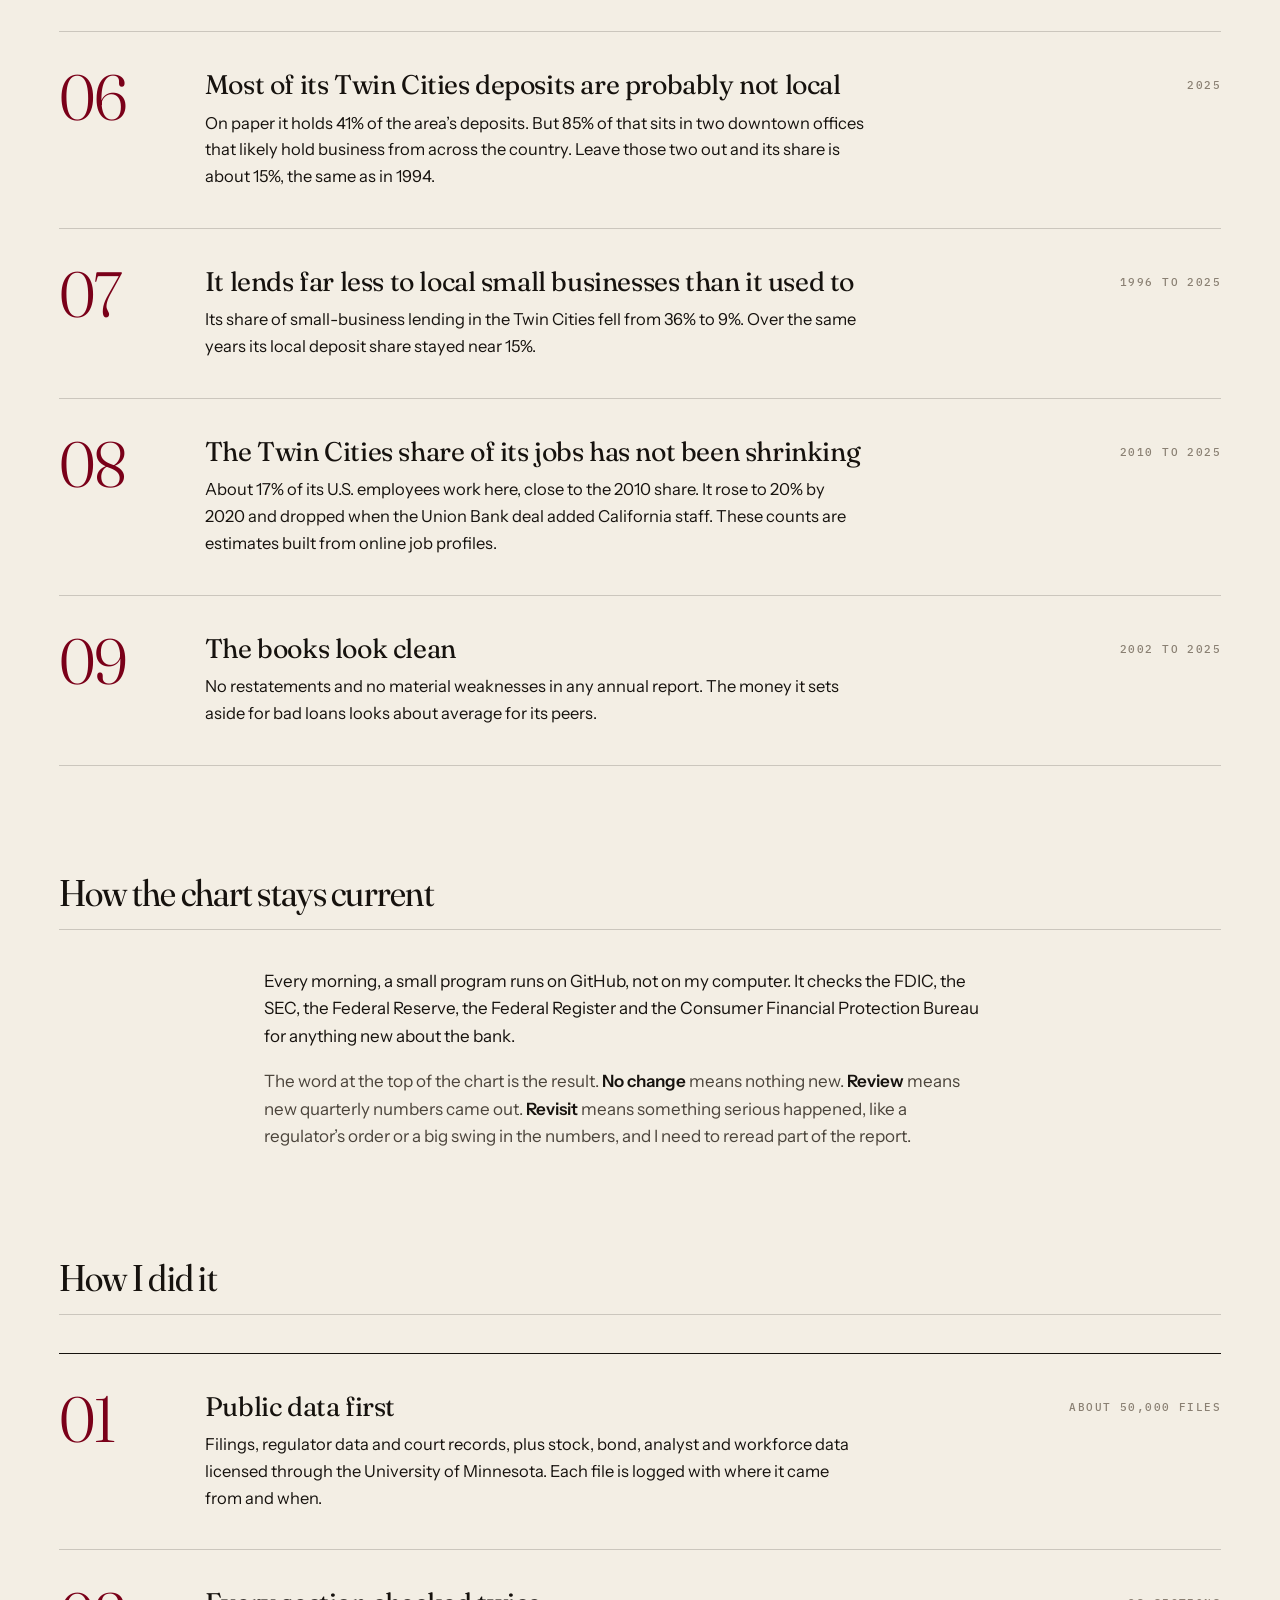
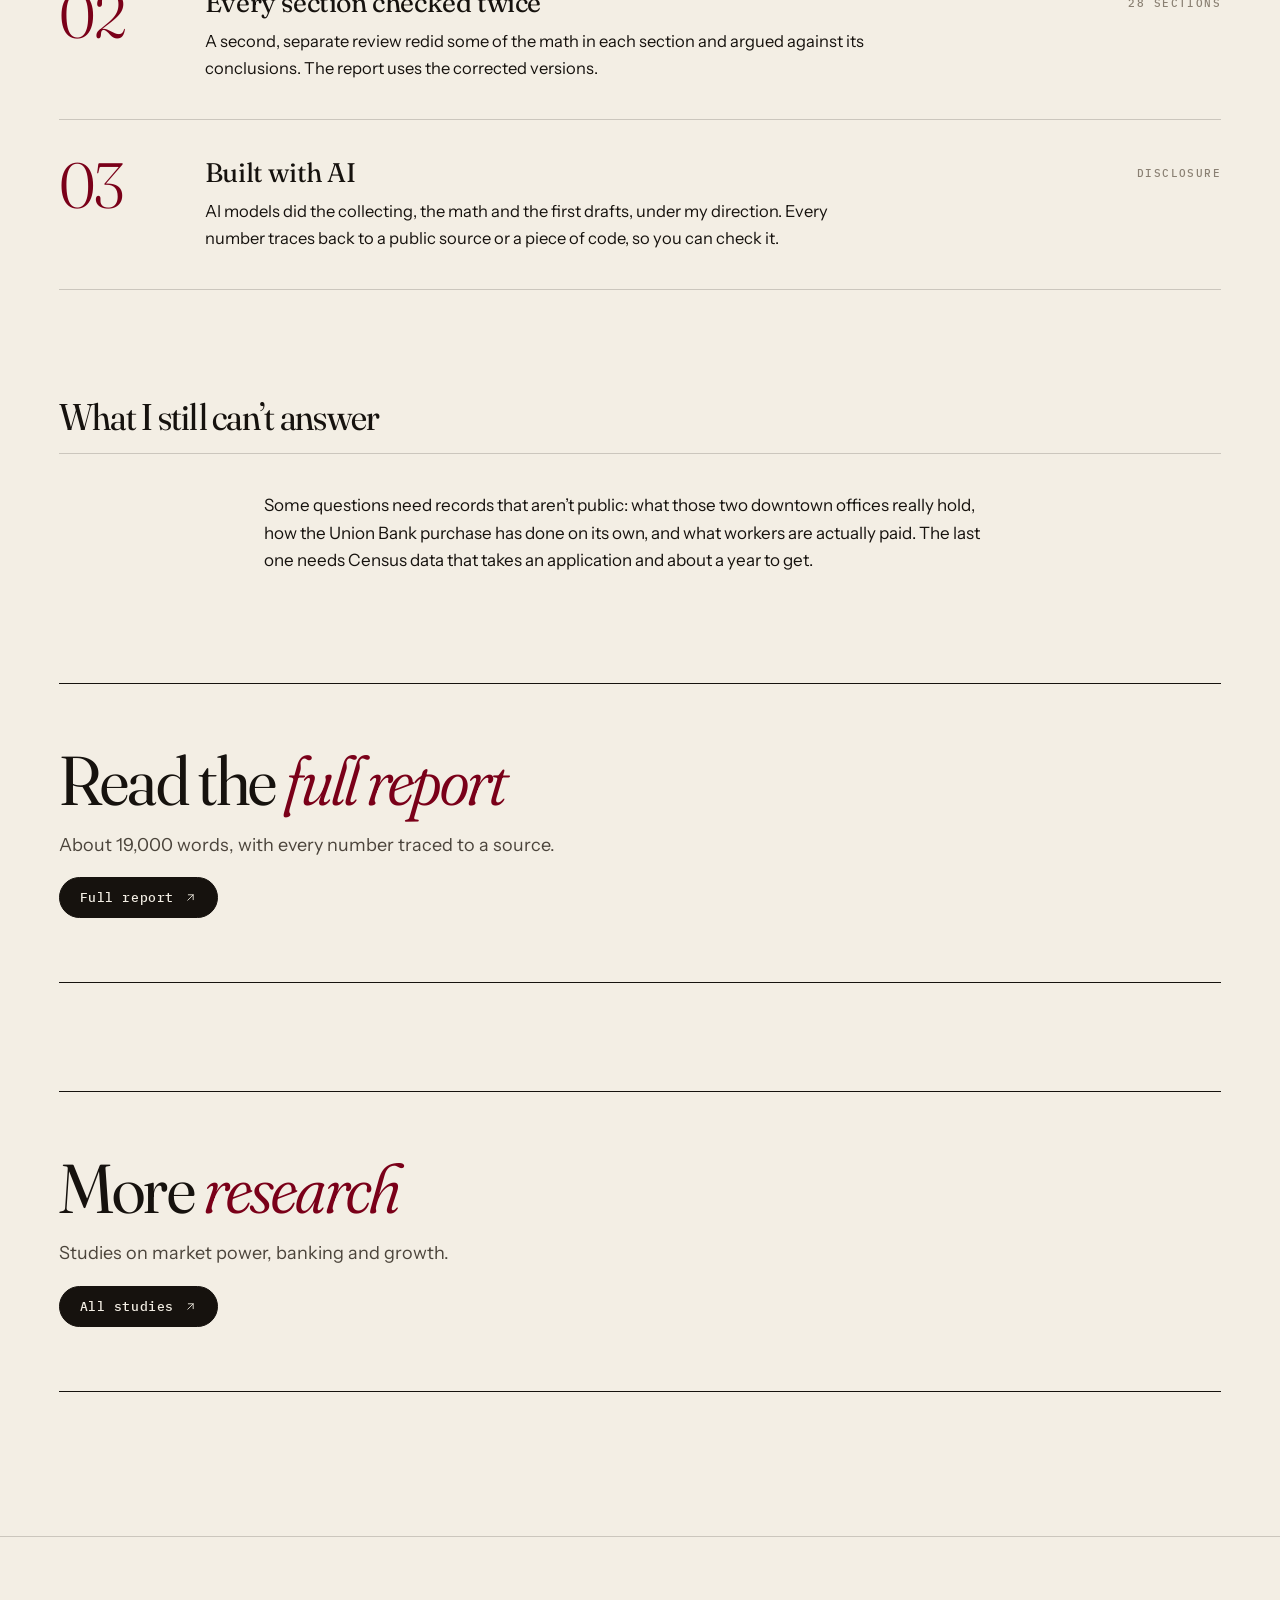
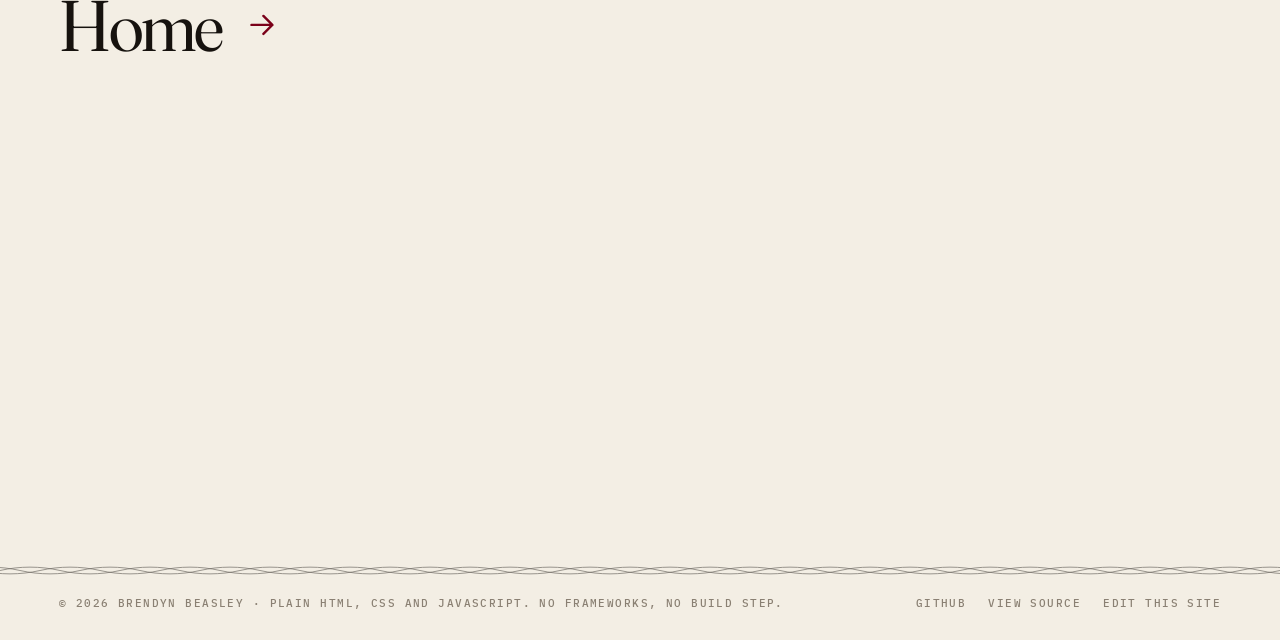
<file: us-bancorp/index.html>
<!doctype html>
<html lang="en">
<head>
  <meta charset="utf-8">
  <meta name="viewport" content="width=device-width, initial-scale=1, viewport-fit=cover">
  <!-- This file is the template for every page. The Studio copies it into a folder
       named after the page and fills in the three values below. On its own it shows
       whichever page is named in the address, as /page/?p=name -->
  <meta name="page" content="us-bancorp">
  <title>U.S. Bancorp, checked every morning · Brendyn Beasley</title>
  <meta name="description" content="How U.S. Bancorp makes money, how it compares with its rivals, and how much of it is really local. Updated every morning.">
  <meta name="theme-color" content="#f3eee4">
  <link rel="icon" href="../assets/favicon.svg" type="image/svg+xml">
  <link rel="preload" href="../assets/fonts/fraunces-roman.woff2" as="font" type="font/woff2" crossorigin>
  <link rel="stylesheet" href="../assets/css/base.css">
  <link rel="stylesheet" href="../assets/css/home.css">
  <link rel="stylesheet" href="../assets/css/exhibits.css">
  <link rel="stylesheet" href="../assets/css/page.css">
  <script>
    (function () {
      try {
        var t = localStorage.getItem('theme') || (matchMedia('(prefers-color-scheme: dark)').matches ? 'dark' : 'light');
        document.documentElement.dataset.theme = t;
        if (t === 'dark') document.querySelector('meta[name="theme-color"]').content = '#0f0d0b';
      } catch (e) {}
    })();
  </script>
</head>
<body class="page">
  <a class="skip" href="#content">Skip to content</a>
  <canvas class="market" id="market" aria-hidden="true"></canvas>
  <div class="grain" aria-hidden="true"></div>

  <main id="main">
    <header class="phead" data-market>
      <div class="wrap">
        <div class="phead__in">
          <p class="label stage__label"><b>§</b> <span data-slot="eyebrow"></span></p>
          <h1 class="display phead__title" data-slot="title"></h1>
          <p class="phead__summary" data-slot="summary"></p>
        </div>
      </div>
    </header>
    <div class="wrap pbody" id="content" data-slot="blocks"></div>
    <section class="pend" data-market><div class="wrap" data-slot="end"></div></section>
  </main>

  <noscript><p class="wrap" style="position:relative;z-index:2;padding:40px 0">This page needs JavaScript to draw its content.</p></noscript>
  <script type="module" src="../assets/js/page.js"></script>
</body>
</html>
</file>
<file: assets/css/base.css>
/* ==========================================================================
   base.css — design tokens, type, layout primitives and shared components.
   Everything on the site (home, pages, studio) starts from this file.
   ========================================================================== */

/* ---- Fonts (self-hosted, SIL Open Font License) ------------------------- */
@font-face {
  font-family: "Fraunces"; font-style: normal; font-weight: 100 900; font-display: swap;
  src: url("../fonts/fraunces-roman.woff2") format("woff2");
}
@font-face {
  font-family: "Fraunces"; font-style: italic; font-weight: 100 900; font-display: swap;
  src: url("../fonts/fraunces-italic.woff2") format("woff2");
}
@font-face {
  font-family: "Instrument Sans"; font-style: normal; font-weight: 400 700; font-display: swap;
  src: url("../fonts/instrument-roman.woff2") format("woff2");
}
@font-face {
  font-family: "Instrument Sans"; font-style: italic; font-weight: 400 700; font-display: swap;
  src: url("../fonts/instrument-italic.woff2") format("woff2");
}
@font-face {
  font-family: "IBM Plex Mono"; font-style: normal; font-weight: 400; font-display: swap;
  src: url("../fonts/plexmono-400.woff2") format("woff2");
}
@font-face {
  font-family: "IBM Plex Mono"; font-style: normal; font-weight: 500; font-display: swap;
  src: url("../fonts/plexmono-500.woff2") format("woff2");
}

/* ---- Tokens ------------------------------------------------------------- */
:root {
  color-scheme: light;

  /* Paper theme: warm ivory, ink, Minnesota maroon and gold. */
  --paper: #f3eee4;
  --paper-2: #e9e2d4;
  --card: #fbf8f1;
  --ink: #16120e;
  --ink-2: #4b443b;
  --ink-3: #8a8073;
  --rule: rgba(22, 18, 14, 0.18);
  --rule-2: rgba(22, 18, 14, 0.09);
  --accent: #7a0019;
  --accent-ink: #fff6e6;
  --accent-2: #ffcc33;
  --accent-2-ink: #2a1d00;
  --ok: #1f6f4a;
  --bad: #a3231c;

  /* The figure reads these so the canvas always matches the theme. */
  --fig-dot: #16120e;
  --fig-study: #7a0019;
  --fig-feature: #e3a400;
  --fig-line: rgba(22, 18, 14, 0.5);
  --fig-dim: 0.07;
  /* The market behind the page: line colour, and how faint it goes behind text. */
  --mk-line: #16120e;
  --mk-dim: 0.12;
  /* A banknote braid, used as a rule. Three sine waves, 40px out of step. */
  --guilloche: url("data:image/svg+xml,%3Csvg xmlns='http://www.w3.org/2000/svg' width='120' height='9'%3E%3Cg fill='none' stroke='%2316120e' stroke-width='.7' opacity='.6'%3E%3Cpath d='M-120 4.5C-100 0-80 0-60 4.5S-20 9 0 4.5 40 0 60 4.5 100 9 120 4.5 160 0 180 4.5 220 9 240 4.5'/%3E%3Cpath transform='translate(40)' d='M-120 4.5C-100 0-80 0-60 4.5S-20 9 0 4.5 40 0 60 4.5 100 9 120 4.5 160 0 180 4.5 220 9 240 4.5'/%3E%3Cpath transform='translate(80)' d='M-120 4.5C-100 0-80 0-60 4.5S-20 9 0 4.5 40 0 60 4.5 100 9 120 4.5 160 0 180 4.5 220 9 240 4.5'/%3E%3C/g%3E%3C/svg%3E");

  --f-display: "Fraunces", "Iowan Old Style", "Palatino Linotype", Georgia, serif;
  --f-sans: "Instrument Sans", ui-sans-serif, system-ui, -apple-system, "Segoe UI", Roboto, sans-serif;
  --f-mono: "IBM Plex Mono", ui-monospace, "SF Mono", Menlo, Consolas, monospace;

  --gutter: clamp(20px, 4.6vw, 76px);
  --max: 1320px;
  --bar: 64px;
  --radius: 3px;

  --e-out: cubic-bezier(0.16, 1, 0.3, 1);
  --e-io: cubic-bezier(0.65, 0, 0.35, 1);
}

:root[data-theme="dark"] {
  color-scheme: dark;
  --paper: #0f0d0b;
  --paper-2: #181511;
  --card: #15120f;
  --ink: #f2ebdf;
  --ink-2: #c0b6a6;
  --ink-3: #857c6f;
  --rule: rgba(242, 235, 223, 0.2);
  --rule-2: rgba(242, 235, 223, 0.09);
  --accent: #ffcc33;
  --accent-ink: #1c1400;
  --accent-2: #c9304d;
  --accent-2-ink: #fff6e6;
  --ok: #6fcf9b;
  --bad: #ff8a80;

  --fig-dot: #f2ebdf;
  --fig-study: #ffcc33;
  --fig-feature: #ff6b81;
  --fig-line: rgba(242, 235, 223, 0.5);
  --fig-dim: 0.09;
  --mk-line: #f2ebdf;
  --mk-dim: 0.13;
  --guilloche: url("data:image/svg+xml,%3Csvg xmlns='http://www.w3.org/2000/svg' width='120' height='9'%3E%3Cg fill='none' stroke='%23f2ebdf' stroke-width='.7' opacity='.6'%3E%3Cpath d='M-120 4.5C-100 0-80 0-60 4.5S-20 9 0 4.5 40 0 60 4.5 100 9 120 4.5 160 0 180 4.5 220 9 240 4.5'/%3E%3Cpath transform='translate(40)' d='M-120 4.5C-100 0-80 0-60 4.5S-20 9 0 4.5 40 0 60 4.5 100 9 120 4.5 160 0 180 4.5 220 9 240 4.5'/%3E%3Cpath transform='translate(80)' d='M-120 4.5C-100 0-80 0-60 4.5S-20 9 0 4.5 40 0 60 4.5 100 9 120 4.5 160 0 180 4.5 220 9 240 4.5'/%3E%3C/g%3E%3C/svg%3E");
}

/* ---- Reset -------------------------------------------------------------- */
*, *::before, *::after { box-sizing: border-box; }
html { -webkit-text-size-adjust: 100%; text-size-adjust: 100%; scroll-padding-top: calc(var(--bar) + 12px); }
body { margin: 0; }
img, svg, canvas, iframe { display: block; max-width: 100%; }
button, input, textarea, select { font: inherit; color: inherit; }
button { cursor: pointer; background: none; border: 0; padding: 0; }
a { color: inherit; }
h1, h2, h3, h4, p, ul, ol, figure, blockquote { margin: 0; padding: 0; }
ul, ol { list-style: none; }
[hidden] { display: none !important; }

body {
  background: var(--paper);
  color: var(--ink);
  font-family: var(--f-sans);
  font-size: 17px;
  line-height: 1.55;
  -webkit-font-smoothing: antialiased;
  -moz-osx-font-smoothing: grayscale;
  text-rendering: optimizeLegibility;
  overflow-x: clip;
}

::selection { background: var(--accent); color: var(--accent-ink); }

:focus-visible { outline: 2px solid var(--accent); outline-offset: 3px; border-radius: 2px; }

.skip {
  position: fixed; left: 12px; top: 12px; z-index: 100; padding: 10px 14px;
  background: var(--ink); color: var(--paper); font: 500 13px var(--f-mono);
  transform: translateY(-200%); transition: transform 0.2s;
}
.skip:focus { transform: none; }

/* ---- The figure: one canvas that lives behind every page ----------------- */
.figure {
  position: fixed; left: 0; top: 0; width: 100vw; height: 100vh; height: 100lvh;
  z-index: 0; pointer-events: none;
}
/* Paper grain. A static SVG turbulence tile, so it costs nothing per frame. */
.grain {
  position: fixed; inset: 0; z-index: 60; pointer-events: none; opacity: 0.5; mix-blend-mode: multiply;
  background-image: url("data:image/svg+xml,%3Csvg xmlns='http://www.w3.org/2000/svg' width='220' height='220'%3E%3Cfilter id='n'%3E%3CfeTurbulence type='fractalNoise' baseFrequency='.9' numOctaves='2' stitchTiles='stitch'/%3E%3CfeColorMatrix values='0 0 0 0 0  0 0 0 0 0  0 0 0 0 0  0 0 0 .09 0'/%3E%3C/filter%3E%3Crect width='100%25' height='100%25' filter='url(%23n)'/%3E%3C/svg%3E");
}
:root[data-theme="dark"] .grain { mix-blend-mode: screen; opacity: 0.35; filter: invert(1); }

main, .footer { position: relative; z-index: 1; }

/* ---- Layout ------------------------------------------------------------- */
.wrap { width: min(100% - 2 * var(--gutter), var(--max)); margin-inline: auto; }

/* ---- Type --------------------------------------------------------------- */
.label {
  font: 500 11px/1.3 var(--f-mono); letter-spacing: 0.13em; text-transform: uppercase; color: var(--ink-3);
}
.label b, .label strong { color: var(--ink); font-weight: 500; }
.display {
  font-family: var(--f-display); font-weight: 380; line-height: 0.95; letter-spacing: -0.025em;
  font-variation-settings: "opsz" 144, "SOFT" 30, "WONK" 0;
}
.display em, .serif em { font-style: italic; font-weight: 340; color: var(--accent); font-variation-settings: "opsz" 144, "SOFT" 60, "WONK" 1; }
.serif { font-family: var(--f-display); font-variation-settings: "opsz" 36, "SOFT" 30, "WONK" 0; }
.muted { color: var(--ink-2); }

.link {
  text-decoration: none; background: linear-gradient(currentColor, currentColor) 0 100% / 100% 1px no-repeat;
  transition: background-size 0.45s var(--e-out), color 0.2s; padding-bottom: 1px;
}
.link:hover { background-size: 0 1px; background-position: 100% 100%; color: var(--accent); }

/* ---- Icons -------------------------------------------------------------- */
.ico { width: 1em; height: 1em; flex: none; stroke: currentColor; fill: none; stroke-width: 1.6; stroke-linecap: round; stroke-linejoin: round; }

/* ---- Buttons ------------------------------------------------------------ */
.btn {
  --bg: transparent; --fg: var(--ink);
  position: relative; display: inline-flex; align-items: center; gap: 10px; isolation: isolate; overflow: hidden;
  padding: 13px 20px; border: 1px solid var(--ink); border-radius: 999px; background: var(--bg); color: var(--fg);
  font: 500 13px/1 var(--f-mono); letter-spacing: 0.04em; text-decoration: none; white-space: nowrap;
  transition: color 0.35s var(--e-out), border-color 0.35s;
}
.btn::before {
  content: ""; position: absolute; inset: -1px; z-index: -1; background: var(--ink); border-radius: inherit;
  transform: translateY(101%); transition: transform 0.45s var(--e-out);
}
.btn:hover, .btn:focus-visible { color: var(--paper); }
.btn:hover::before, .btn:focus-visible::before { transform: none; }
.btn .ico { transition: transform 0.45s var(--e-out); }
.btn:hover .ico { transform: translate(2px, -2px); }
.btn--solid { --bg: var(--ink); --fg: var(--paper); }
.btn--solid::before { background: var(--accent); }
.btn--solid:hover, .btn--solid:focus-visible { color: var(--accent-ink); border-color: var(--accent); }
.btn--quiet { border-color: var(--rule); }
.btn--sm { padding: 9px 14px; font-size: 12px; }
.btn[disabled] { opacity: 0.45; pointer-events: none; }

/* ---- Top bar ------------------------------------------------------------ */
.topbar {
  position: fixed; inset: 0 0 auto 0; z-index: 50; height: var(--bar);
  transition: transform 0.5s var(--e-out), background-color 0.3s, border-color 0.3s;
  border-bottom: 1px solid transparent;
  background: linear-gradient(color-mix(in srgb, var(--paper) 92%, transparent) 30%, transparent);
}
.topbar.is-scrolled {
  background: color-mix(in srgb, var(--paper) 82%, transparent);
  -webkit-backdrop-filter: blur(14px) saturate(1.2); backdrop-filter: blur(14px) saturate(1.2);
  border-bottom-color: var(--rule-2);
}
.topbar.is-hidden { transform: translateY(-101%); }
.topbar__in { height: 100%; display: flex; align-items: center; justify-content: space-between; gap: 24px; }
.brand { display: inline-flex; align-items: center; gap: 11px; text-decoration: none; font: 500 13px/1 var(--f-mono); letter-spacing: 0.06em; text-transform: uppercase; }
.brand__mark { width: 22px; height: 22px; color: var(--accent); }
.brand__mark circle { fill: none; stroke: currentColor; stroke-width: 1.3; transition: transform 0.7s var(--e-out); transform-box: fill-box; transform-origin: center; }
.brand:hover .brand__mark circle { transform: scale(1.18); }
.nav { display: flex; align-items: center; gap: clamp(14px, 2.2vw, 30px); }
.nav__links { display: flex; align-items: center; gap: clamp(14px, 2.2vw, 30px); }
.nav__link {
  position: relative; text-decoration: none; font: 500 12px/1 var(--f-mono); letter-spacing: 0.09em; text-transform: uppercase;
  padding: 8px 0; color: var(--ink-2); transition: color 0.2s;
}
.nav__link::after {
  content: ""; position: absolute; left: 0; right: 0; bottom: 2px; height: 1px; background: currentColor;
  transform: scaleX(0); transform-origin: right; transition: transform 0.45s var(--e-out);
}
.nav__link:hover, .nav__link[aria-current="true"], .nav__link[aria-current="page"] { color: var(--ink); }
.nav__link:hover::after, .nav__link[aria-current="true"]::after, .nav__link[aria-current="page"]::after { transform: scaleX(1); transform-origin: left; }
.iconbtn {
  width: 38px; height: 38px; display: grid; place-items: center; border: 1px solid var(--rule); border-radius: 50%;
  font-size: 16px; transition: background-color 0.25s, color 0.25s, border-color 0.25s, transform 0.5s var(--e-out);
}
.iconbtn:hover { background: var(--ink); color: var(--paper); border-color: var(--ink); transform: rotate(18deg); }
.menu-btn { display: none; font: 500 12px/1 var(--f-mono); letter-spacing: 0.09em; text-transform: uppercase; padding: 12px 0 12px 12px; }

/* Full-screen menu on small screens. */
.sheet {
  position: fixed; inset: 0; z-index: 49; background: var(--paper); display: flex; flex-direction: column; justify-content: flex-end;
  padding: calc(var(--bar) + 24px) var(--gutter) 40px; clip-path: inset(0 0 100% 0); visibility: hidden;
  transition: clip-path 0.7s var(--e-io), visibility 0s 0.7s;
}
.sheet.is-open { clip-path: inset(0); visibility: visible; transition: clip-path 0.7s var(--e-io); }
.sheet a {
  display: flex; align-items: baseline; gap: 14px; padding: 10px 0; text-decoration: none; border-bottom: 1px solid var(--rule-2);
  font-family: var(--f-display); font-size: clamp(34px, 11vw, 60px); line-height: 1.05; letter-spacing: -0.02em; font-weight: 380;
  transform: translateY(24px); opacity: 0; transition: transform 0.7s var(--e-out), opacity 0.5s;
  transition-delay: calc(var(--i, 0) * 50ms + 120ms);
}
.sheet a span { font: 500 11px var(--f-mono); letter-spacing: 0.12em; color: var(--ink-3); }
.sheet.is-open a { transform: none; opacity: 1; }

@media (max-width: 820px) {
  .nav__links { display: none; }
  .menu-btn { display: block; }
}

/* ---- Plate: the card every piece of information sits in ------------------
   A plate is a sheet of paper with registration marks at its corners, the way
   a figure is marked up in a printed journal. The marks grow on hover, and a
   soft light follows the pointer (--mx / --my are set by the Spotlight class).
   -------------------------------------------------------------------------- */
.plate {
  --tick: 9px; --mx: 50%; --my: 0%;
  position: relative; display: flex; flex-direction: column; background: var(--card); color: var(--ink);
  border: 1px solid var(--rule); border-radius: var(--radius); padding: clamp(20px, 2.2vw, 30px);
  text-decoration: none;
  transition: border-color 0.35s, transform 0.6s var(--e-out), box-shadow 0.6s var(--e-out);
}
.plate::before {
  /* Four L-shaped registration marks, drawn with eight tiny gradients. */
  content: ""; position: absolute; inset: -7px; pointer-events: none; color: var(--ink-3);
  background:
    linear-gradient(currentColor, currentColor) 0 0 / var(--tick) 1px,
    linear-gradient(currentColor, currentColor) 0 0 / 1px var(--tick),
    linear-gradient(currentColor, currentColor) 100% 0 / var(--tick) 1px,
    linear-gradient(currentColor, currentColor) 100% 0 / 1px var(--tick),
    linear-gradient(currentColor, currentColor) 0 100% / var(--tick) 1px,
    linear-gradient(currentColor, currentColor) 0 100% / 1px var(--tick),
    linear-gradient(currentColor, currentColor) 100% 100% / var(--tick) 1px,
    linear-gradient(currentColor, currentColor) 100% 100% / 1px var(--tick);
  background-repeat: no-repeat;
  transition: background-size 0.6s var(--e-out), color 0.3s, inset 0.6s var(--e-out);
}
.plate::after {
  content: ""; position: absolute; inset: 0; pointer-events: none; border-radius: inherit; opacity: 0;
  background: radial-gradient(420px circle at var(--mx) var(--my), color-mix(in srgb, var(--accent) 11%, transparent), transparent 62%);
  transition: opacity 0.4s;
}
a.plate:hover, .plate.is-live:hover, a.plate:focus-visible {
  border-color: color-mix(in srgb, var(--accent) 55%, var(--rule));
  box-shadow: 0 24px 50px -32px color-mix(in srgb, var(--ink) 55%, transparent);
}
a.plate:hover::before, .plate.is-live:hover::before, a.plate:focus-visible::before { --tick: 22px; color: var(--accent); inset: -10px; }
a.plate:hover::after, .plate.is-live:hover::after { opacity: 1; }
.plate > * { position: relative; z-index: 1; }
.plate__head { display: flex; align-items: flex-start; justify-content: space-between; gap: 16px; margin-bottom: 18px; }
.plate__title { font-family: var(--f-display); font-weight: 400; font-size: clamp(24px, 2.3vw, 33px); line-height: 1.06; letter-spacing: -0.018em; font-variation-settings: "opsz" 72, "SOFT" 30, "WONK" 0; text-wrap: balance; }
.plate__text { color: var(--ink-2); font-size: 15.5px; margin-top: 12px; text-wrap: pretty; }
.plate__foot { margin-top: auto; padding-top: 22px; display: flex; align-items: center; justify-content: space-between; gap: 12px; }
.plate__go { display: inline-flex; align-items: center; gap: 8px; font: 500 12px/1 var(--f-mono); letter-spacing: 0.06em; text-transform: uppercase; }
.plate__go .ico { transition: transform 0.45s var(--e-out); }
a.plate:hover .plate__go .ico { transform: translate(3px, -3px); }

/* Glyph: the small generated chart in a plate's corner. It draws itself. */
.glyph { width: 62px; height: 40px; flex: none; color: var(--ink-3); overflow: visible; }
.glyph path, .glyph line, .glyph polyline { fill: none; stroke: currentColor; stroke-width: 1.2; stroke-linecap: round; stroke-linejoin: round; }
.glyph .g-main { stroke: var(--accent); stroke-width: 1.6; stroke-dasharray: 1; stroke-dashoffset: 1; transition: stroke-dashoffset 1.1s var(--e-io) 0.15s; }
.glyph .g-dot { fill: var(--accent); stroke: none; transform-box: fill-box; transform-origin: center; transform: scale(0); transition: transform 0.5s var(--e-out) 0.9s; }
.is-in .glyph .g-main, .glyph.is-in .g-main { stroke-dashoffset: 0; }
.is-in .glyph .g-dot, .glyph.is-in .g-dot { transform: scale(1); }
a.plate:hover .glyph .g-main { animation: redraw 1.1s var(--e-io); }
@keyframes redraw { from { stroke-dashoffset: 1; } to { stroke-dashoffset: 0; } }

/* Chips */
.chip {
  display: inline-flex; align-items: center; gap: 7px; padding: 7px 12px; border: 1px solid var(--rule); border-radius: 999px;
  font: 500 11px/1 var(--f-mono); letter-spacing: 0.07em; text-transform: uppercase; color: var(--ink-2); background: transparent;
  transition: background-color 0.25s, color 0.25s, border-color 0.25s;
}
button.chip:hover { border-color: var(--ink); color: var(--ink); }
.chip[aria-pressed="true"], button.chip[aria-pressed="true"]:hover { background: var(--ink); border-color: var(--ink); color: var(--paper); }
.chip sup { font-size: 9px; opacity: 0.7; }

/* ---- Window: the frame a linked page previews in -------------------------- */
.window { --rx: 0deg; --ry: 0deg; perspective: 1400px; }
.window__frame {
  position: relative; border: 1px solid var(--rule); border-radius: 9px; background: var(--card); overflow: hidden;
  transform: rotateX(var(--rx)) rotateY(var(--ry)); transform-style: preserve-3d;
  transition: transform 0.5s var(--e-out), box-shadow 0.5s var(--e-out), border-color 0.3s;
  box-shadow: 0 30px 60px -44px color-mix(in srgb, var(--ink) 70%, transparent);
}
.window:hover .window__frame { border-color: color-mix(in srgb, var(--accent) 50%, var(--rule)); box-shadow: 0 50px 80px -50px color-mix(in srgb, var(--ink) 80%, transparent); }
.window__bar { display: flex; align-items: center; gap: 12px; height: 36px; padding: 0 12px; border-bottom: 1px solid var(--rule-2); background: color-mix(in srgb, var(--paper-2) 60%, var(--card)); }
.window__dots { display: flex; gap: 6px; }
.window__dots i { width: 9px; height: 9px; border-radius: 50%; border: 1px solid var(--ink-3); }
.window:hover .window__dots i:first-child { background: var(--accent); border-color: var(--accent); }
.window__url { flex: 1; min-width: 0; overflow: hidden; text-overflow: ellipsis; white-space: nowrap; text-align: center; font: 400 11px/1 var(--f-mono); color: var(--ink-3); }
.window__live {
  display: inline-flex; align-items: center; gap: 6px; font: 500 10px/1 var(--f-mono); letter-spacing: 0.1em; text-transform: uppercase; color: var(--ink-2);
  padding: 6px 9px; border: 1px solid var(--rule); border-radius: 999px; transition: all 0.25s;
}
.window__live::before { content: ""; width: 6px; height: 6px; border-radius: 50%; background: var(--ink-3); }
.window__live:hover { border-color: var(--ink); color: var(--ink); }
.window__live[aria-pressed="true"] { background: var(--ink); color: var(--paper); border-color: var(--ink); }
.window__live[aria-pressed="true"]::before { background: #3ddc84; animation: pulse 1.6s infinite; }
@keyframes pulse { 50% { opacity: 0.35; } }
.window__view { position: relative; display: block; aspect-ratio: 16 / 10; overflow: hidden; background: var(--paper-2); }
.window__view img { width: 100%; height: 100%; object-fit: cover; object-position: top center; transform: scale(1.02); transition: transform 1.2s var(--e-out), opacity 0.5s; }
.window:hover .window__view img { transform: scale(1.06); }
.window__view iframe { position: absolute; left: 0; top: 0; width: 1440px; height: 900px; border: 0; transform-origin: 0 0; background: #fff; opacity: 0; transition: opacity 0.6s; pointer-events: none; }
.window__view iframe.is-ready { opacity: 1; }
.window__view.is-interactive iframe { pointer-events: auto; }
.window__cover { position: absolute; inset: 0; display: grid; place-items: center; color: var(--ink-3); }
.window__cover svg { width: 100%; height: 100%; }
.window__shade { position: absolute; inset: 0; background: linear-gradient(to top, color-mix(in srgb, var(--ink) 28%, transparent), transparent 40%); opacity: 0; transition: opacity 0.4s; pointer-events: none; }
.window:hover .window__shade { opacity: 1; }
.window__meta { display: grid; grid-template-columns: 1fr auto; gap: 6px 20px; align-items: start; margin-top: 18px; }
.window__title { font-family: var(--f-display); font-weight: 400; font-size: clamp(24px, 2.2vw, 32px); line-height: 1.08; letter-spacing: -0.018em; font-variation-settings: "opsz" 72, "SOFT" 30; }
.window__title a { text-decoration: none; }
.window__text { grid-column: 1 / -1; color: var(--ink-2); font-size: 15.5px; max-width: 60ch; text-wrap: pretty; }
.window__links { display: flex; gap: 8px; align-items: center; }

/* ---- Reveal: things arrive as they scroll into view ----------------------
   The hidden state is only ever opacity, never a clip or a zero-size
   transform: browsers do not report a fully clipped element as "on screen",
   so the observer that triggers the reveal would never fire. The wipe itself
   is a keyframe animation that starts once .is-in is added.
   -------------------------------------------------------------------------- */
[data-reveal] { opacity: 0; }
[data-reveal].is-in { opacity: 1; animation: reveal-rise 1.1s var(--e-out) both; animation-delay: calc(var(--i, 0) * 80ms); }
[data-reveal="wipe"].is-in { animation: reveal-wipe 1.25s var(--e-io) both; animation-delay: calc(var(--i, 0) * 110ms); }
[data-reveal="clip"].is-in { animation-name: reveal-clip; }
[data-reveal="rule"].is-in { animation: reveal-rule 1.3s var(--e-io) both; transform-origin: left; }
@keyframes reveal-rise { from { opacity: 0; transform: translateY(28px); } }
@keyframes reveal-wipe { from { clip-path: inset(-14px 100% -14px -14px); } to { clip-path: inset(-14px); } }
@keyframes reveal-clip { from { clip-path: inset(0 0 100% 0); } to { clip-path: inset(0); } }
@keyframes reveal-rule { from { transform: scaleX(0); } }
.rule { height: 1px; background: var(--rule); }

/* ---- Footer ------------------------------------------------------------- */
.footer { position: relative; background: var(--paper); padding: 30px 0 30px; }
.footer::before { content: ""; position: absolute; left: 0; right: 0; top: 0; height: 9px; background: var(--guilloche) 0 0 / 120px 9px repeat-x; }
.footer__in { display: flex; flex-wrap: wrap; gap: 10px 28px; align-items: center; justify-content: space-between; }
.footer a { text-decoration: none; }
.footer a:hover { color: var(--accent); }
.footer__links { display: flex; flex-wrap: wrap; gap: 6px 22px; }

/* ---- Page-to-page transitions (progressive enhancement) ------------------ */
@view-transition { navigation: auto; }
::view-transition-old(root), ::view-transition-new(root) { animation-duration: 0.45s; animation-timing-function: var(--e-io); }
.theme-swap::view-transition-old(root) { animation: none; z-index: 1; }
.theme-swap::view-transition-new(root) { animation: theme-iris 0.7s var(--e-io); z-index: 2; }
@keyframes theme-iris { from { clip-path: circle(0 at var(--tx, 90%) var(--ty, 5%)); } to { clip-path: circle(150vmax at var(--tx, 90%) var(--ty, 5%)); } }

/* ---- Motion preferences -------------------------------------------------- */
@media (prefers-reduced-motion: reduce) {
  *, *::before, *::after { animation-duration: 0.01ms !important; animation-iteration-count: 1 !important; transition-duration: 0.01ms !important; transition-delay: 0s !important; scroll-behavior: auto !important; }
  [data-reveal], [data-reveal].is-in { opacity: 1; animation: none; }
  .glyph .g-main { stroke-dashoffset: 0; }
  .glyph .g-dot { transform: none; }
}
</file>
<file: assets/css/home.css>
/* ==========================================================================
   home.css: the home page. The hero, the pinned "stages" that open each
   section, and the content that follows them.
   ========================================================================== */

/* ---- Hero --------------------------------------------------------------- */
.hero {
  position: relative; min-height: 100vh; min-height: 100svh; display: flex; flex-direction: column;
  padding-top: calc(var(--bar) + clamp(14px, 4.5vh, 52px));
}
.hero__in { position: relative; display: grid; align-content: start; gap: clamp(12px, 2.2vh, 24px); }
/* A soft fade of paper behind the text column, so the market is strongest where nothing is written. */
.hero::before {
  content: ""; position: absolute; inset: 0; pointer-events: none;
  background: linear-gradient(90deg, color-mix(in srgb, var(--paper) 78%, transparent), color-mix(in srgb, var(--paper) 50%, transparent) 34%, transparent 62%);
}
.hero__eyebrow { display: flex; flex-wrap: wrap; gap: 6px 0; }
.hero__eyebrow span + span::before { content: "/"; margin: 0 12px; opacity: 0.5; }
.hero__name {
  font-size: clamp(60px, min(21vw, 24.5vh), 250px); line-height: 0.84; letter-spacing: -0.04em;
  margin-left: -0.045em; white-space: nowrap; user-select: none; width: fit-content;
}
/* Each line clips its letters so they can rise into view. */
.hero__name .line { display: block; overflow: hidden; padding: 0.04em 0.06em 0.2em; margin: -0.04em -0.06em -0.2em; }
.k {
  display: inline-block; will-change: transform;
  font-variation-settings: "opsz" 144, "wght" var(--w, 370), "SOFT" 40, "WONK" 0;
  transform: translateY(112%); transition: transform 1.4s var(--e-out); transition-delay: calc(var(--i) * 42ms + 120ms);
}
.hero__name.is-in .k { transform: none; }
.hero__eyebrow, .hero .console { opacity: 0; animation: rise 1.2s var(--e-out) forwards; }
.hero__eyebrow { animation-delay: 0.15s; }
.hero .console { animation-delay: 0.9s; margin-top: clamp(6px, 1.4vh, 16px); }
@keyframes rise { from { opacity: 0; transform: translateY(18px); } to { opacity: 1; transform: none; } }

/* ---- Ticker tape -------------------------------------------------------- */
.ticker { position: relative; z-index: 1; overflow: hidden; background: var(--paper); padding: clamp(14px, 2vw, 24px) 0; }
.ticker::before, .ticker::after { content: ""; position: absolute; left: 0; right: 0; height: 9px; color: var(--ink-3); opacity: 0.8; background: var(--guilloche) 0 0 / 120px 9px repeat-x; }
.ticker::before { top: 0; } .ticker::after { bottom: 0; }
.ticker__track { display: flex; width: max-content; will-change: transform; }
.ticker__item {
  display: inline-flex; align-items: baseline; gap: 14px; padding-right: clamp(34px, 4vw, 64px); white-space: nowrap;
  font-family: var(--f-display); font-style: italic; font-weight: 340; font-size: clamp(26px, 3.8vw, 56px); line-height: 1.15; letter-spacing: -0.02em;
  font-variation-settings: "opsz" 144, "SOFT" 60, "WONK" 1;
}
.ticker__item small { font: 500 11px var(--f-mono); font-style: normal; letter-spacing: 0.1em; text-transform: uppercase; color: var(--accent); }
.ticker__item::after { content: "✳"; font-style: normal; font-size: 0.42em; color: var(--ink-3); margin-left: clamp(20px, 2.4vw, 40px); align-self: center; }

/* ---- Stages --------------------------------------------------------------
   A stage is taller than the screen and pins its content while you scroll
   through it, which gives whatever it shows time to assemble.
   -------------------------------------------------------------------------- */
.stage { position: relative; height: calc(var(--len, 1.8) * 100vh); height: calc(var(--len, 1.8) * 100svh); }
.stage__pin {
  position: sticky; top: 0; height: 100vh; height: 100svh; display: flex; flex-direction: column; justify-content: center;
  padding-block: calc(var(--bar) + 2vh) 5vh; overflow: hidden;
}
.stage__copy { max-width: min(46%, 600px); position: relative; z-index: 2; }
.stage__label { display: flex; align-items: center; gap: 14px; margin-bottom: clamp(10px, 1.6vh, 18px); }
.stage__label b { color: var(--accent); font-weight: 500; }
.stage__label b::after { content: ""; display: inline-block; vertical-align: middle; width: 34px; height: 1px; background: var(--rule); margin-left: 14px; }
.stage__title { font-size: clamp(46px, 7vw, 124px); letter-spacing: -0.035em; line-height: 0.9; }
.stage__facts { margin-top: clamp(12px, 2vh, 20px); display: flex; flex-wrap: wrap; gap: 4px 18px; }
.stage__facts b { color: var(--ink); font-weight: 500; }
.stage__hint { position: absolute; left: 0; right: 0; bottom: 30px; text-align: right; }

.stage__split { display: grid; grid-template-columns: minmax(0, 6fr) minmax(0, 5fr); gap: clamp(24px, 4vw, 70px); align-items: center; height: 100%; }
.stage__split .stage__copy { max-width: 620px; }
.stage__art { height: 76vh; max-height: 100%; min-height: 0; }
.stage__wall { position: absolute; inset: 0; }

.stage--top .stage__pin { justify-content: flex-start; padding-top: calc(var(--bar) + 5vh); }

.statement { margin-top: clamp(16px, 2.8vh, 30px); font-size: clamp(19px, 1.85vw, 29px); line-height: 1.3; letter-spacing: -0.008em; font-weight: 380; max-width: 30em; text-wrap: pretty; }
.statement .w { display: inline-block; transition: opacity 0.3s linear; }
.statement em { font-style: italic; color: var(--accent); }

@media (max-width: 860px) {
  .stage__split { grid-template-columns: minmax(0, 1fr); grid-template-rows: minmax(0, 1fr) auto; align-items: stretch; gap: 14px; }
  .stage__split .stage__art { order: -1; height: auto; max-height: none; min-height: 0; }
  .stage__copy, .stage__split .stage__copy { max-width: 100%; }
  .stage--side .stage__pin { justify-content: flex-end; padding-bottom: 5svh; }
  .stage--top .stage__copy { max-width: 80%; }
  .statement { font-size: 17.5px; margin-top: 10px; }
  .stage__title { font-size: clamp(42px, 13vw, 70px); }
  .mnmap__source { display: none; }
}

/* ---- Section bodies ----------------------------------------------------- */
.body { padding-block: clamp(30px, 6vh, 80px) clamp(90px, 16vh, 200px); }
.body__head { display: flex; align-items: baseline; justify-content: space-between; gap: 20px; margin-bottom: clamp(22px, 3vw, 36px); padding-bottom: 14px; border-bottom: 1px solid var(--rule); }
.body__head h3 { font-family: var(--f-display); font-weight: 400; font-size: clamp(24px, 2.4vw, 34px); letter-spacing: -0.015em; }
.body__gap { height: clamp(70px, 11vh, 140px); }

/* Numbers, engraved: outlined figures filled with fine hatching. */
.stats { display: grid; grid-template-columns: repeat(4, minmax(0, 1fr)); border-top: 1px solid var(--ink); }
.stat { padding: clamp(18px, 2.4vw, 30px) clamp(14px, 1.8vw, 26px) 0 0; }
.stat + .stat { padding-left: clamp(14px, 1.8vw, 26px); border-left: 1px solid var(--rule); }
.stat__n {
  display: block; width: fit-content; font-size: clamp(50px, 6.6vw, 108px); line-height: 0.9; font-weight: 560; font-variant-numeric: tabular-nums; letter-spacing: -0.03em;
  color: transparent; -webkit-text-stroke: 1px var(--ink);
  background: repeating-linear-gradient(-52deg, var(--ink) 0 1.1px, transparent 1.1px 3.4px); -webkit-background-clip: text; background-clip: text;
}
.stat__l { margin-top: 14px; color: var(--ink-2); font-size: 14.5px; max-width: 26ch; text-wrap: pretty; }

/* About */
.about { display: grid; grid-template-columns: minmax(0, 4fr) minmax(0, 8fr); gap: clamp(28px, 4vw, 70px); margin-top: clamp(60px, 9vh, 120px); align-items: start; }
.about__side { display: grid; gap: 26px; }
.about__note { font-size: 17px; color: var(--ink-2); max-width: 46ch; text-wrap: pretty; }
.edu__school { font-family: var(--f-display); font-size: clamp(24px, 2.2vw, 30px); line-height: 1.1; letter-spacing: -0.015em; font-weight: 400; }
.edu__rows { margin-top: 14px; display: grid; gap: 6px; }
.edu__rows p { display: flex; justify-content: space-between; gap: 16px; padding-top: 8px; border-top: 1px solid var(--rule-2); font-size: 15px; }
.edu__rows span:last-child { color: var(--ink-3); font: 500 11px/1.9 var(--f-mono); letter-spacing: 0.08em; text-transform: uppercase; white-space: nowrap; }
.toolkit { display: flex; flex-wrap: wrap; gap: 8px; }
.roles { display: grid; border-top: 1px solid var(--ink); }
.role { display: grid; grid-template-columns: minmax(0, 1fr) auto; gap: 4px 16px; padding: 14px 0; border-bottom: 1px solid var(--rule-2); }
.role h4 { font-family: var(--f-display); font-weight: 400; font-size: 21px; line-height: 1.15; }
.role p { grid-column: 1 / -1; color: var(--ink-2); font-size: 15px; max-width: 60ch; }

/* Studies */
.featured { display: grid; grid-template-columns: repeat(2, minmax(0, 1fr)); gap: clamp(22px, 2.6vw, 40px); }
.study { min-height: 320px; }
.study .plate__text { max-width: 58ch; }
.study__found {
  display: grid; grid-template-columns: auto 1fr; gap: 14px; align-items: baseline; margin-top: 20px; padding-top: 16px;
  border-top: 1px dashed var(--rule); font-family: var(--f-display); font-size: clamp(17px, 1.45vw, 20px); line-height: 1.25; letter-spacing: -0.005em;
}
.study__found .label { color: var(--accent); }
.study__chart { margin-top: 18px; aspect-ratio: 8 / 5; }
.study__chart img { width: 100%; height: 100%; object-fit: contain; mix-blend-mode: multiply; }
:root[data-theme="dark"] .study__chart img { filter: invert(0.92) hue-rotate(180deg); mix-blend-mode: screen; }

/* Index */
.index__tools { display: flex; gap: 12px; align-items: center; margin-bottom: 16px; }
.index__search {
  flex: 1; min-width: 0; padding: 12px 16px; background: var(--card); border: 1px solid var(--rule); border-radius: 999px;
  font: 400 14px var(--f-mono); transition: border-color 0.2s;
}
.index__search:focus { outline: none; border-color: var(--ink); }
.index__search::placeholder { color: var(--ink-3); }
.index__chips { display: flex; flex-wrap: wrap; gap: 8px; }
.index__status { margin: 22px 0 6px; }
.index__list { border-top: 1px solid var(--ink); }
.index__list li { animation: row-in 0.7s var(--e-out) both; animation-delay: calc(var(--i) * 26ms); }
@keyframes row-in { from { opacity: 0; transform: translateY(14px); } }
.index__more { margin-top: 28px; display: flex; justify-content: center; }
.row {
  position: relative; isolation: isolate; display: grid; grid-template-columns: 54px minmax(140px, 230px) minmax(0, 1fr) minmax(0, auto) 22px;
  gap: clamp(12px, 1.6vw, 26px); align-items: baseline; padding: 17px 12px; border-bottom: 1px solid var(--rule-2); text-decoration: none;
}
.row::before {
  content: ""; position: absolute; inset: 0; z-index: -1; background: var(--card); border-left: 2px solid var(--accent);
  transform: scaleX(0); transform-origin: left; transition: transform 0.5s var(--e-out);
}
.row:hover::before, .row:focus-visible::before { transform: none; }
.row__year, .row__cite { font: 500 12px/1.6 var(--f-mono); letter-spacing: 0.02em; }
.row__year { color: var(--accent); font-variant-numeric: tabular-nums; }
.row__cite { color: var(--ink-2); }
.row__main { display: grid; gap: 4px; min-width: 0; transition: transform 0.5s var(--e-out); }
.row:hover .row__main, .row:focus-visible .row__main { transform: translateX(8px); }
.row__title { font-family: var(--f-display); font-size: clamp(19px, 1.75vw, 25px); line-height: 1.15; letter-spacing: -0.012em; font-variation-settings: "opsz" 48, "SOFT" 30; }
.row__found { color: var(--ink-2); font-size: 14.5px; line-height: 1.4; display: -webkit-box; -webkit-line-clamp: 2; -webkit-box-orient: vertical; overflow: hidden; }
.row__theme { text-align: right; white-space: nowrap; }
.row__go { font-size: 16px; color: var(--ink-3); transition: transform 0.45s var(--e-out), color 0.2s; align-self: center; }
.row:hover .row__go { transform: translate(3px, -3px); color: var(--accent); }

/* Lab */
.windows { display: grid; grid-template-columns: repeat(2, minmax(0, 1fr)); gap: clamp(46px, 6vw, 84px) clamp(24px, 3vw, 48px); }
.window__open { position: absolute; inset: 0; z-index: 2; }

/* ---- Contact ------------------------------------------------------------ */
.contact { position: relative; min-height: 100vh; min-height: 100svh; display: flex; align-items: center; padding-block: calc(var(--bar) + 30px) 190px; }
.contact::before {
  content: ""; position: absolute; inset: 0; pointer-events: none;
  background: linear-gradient(90deg, color-mix(in srgb, var(--paper) 80%, transparent), color-mix(in srgb, var(--paper) 55%, transparent) 36%, transparent 64%);
}
.contact > .wrap { position: relative; width: min(100% - 2 * var(--gutter), var(--max)); }
.contact__in { max-width: min(62%, 820px); }
.contact__title { font-size: clamp(46px, 7vw, 124px); letter-spacing: -0.035em; line-height: 0.9; }
.contact__links { display: flex; flex-wrap: wrap; gap: 12px; margin-top: clamp(26px, 4vh, 44px); }
.contact__links .btn { padding: 16px 24px; font-size: 14px; background: color-mix(in srgb, var(--paper) 80%, transparent); }
.contact__links .btn--solid { background: var(--ink); }
.session { margin-top: clamp(26px, 4vh, 44px); display: grid; gap: 5px; text-transform: none; letter-spacing: 0.02em; font-size: 12px; color: var(--ink-2); max-width: 60ch; }
.session b { color: var(--ink); font-weight: 500; }
.session button { color: var(--accent); border-bottom: 1px solid currentColor; font: inherit; justify-self: start; margin-top: 4px; }

/* ---- Timeline tooltip and the axis down the right edge -------------------- */
.tip {
  position: fixed; z-index: 45; left: 0; top: 0; transform: translate(-50%, calc(-100% - 16px)); width: max-content; max-width: min(300px, 80vw);
  display: grid; gap: 4px; padding: 11px 14px 12px; background: var(--ink); color: var(--paper); border-radius: 3px; text-decoration: none;
  box-shadow: 0 18px 40px -18px rgba(0, 0, 0, 0.6); animation: tip 0.35s var(--e-out);
}
.tip::after { content: ""; position: absolute; left: 50%; bottom: -5px; width: 10px; height: 10px; background: inherit; transform: translateX(-50%) rotate(45deg); }
.tip small { font: 500 10px var(--f-mono); letter-spacing: 0.1em; text-transform: uppercase; opacity: 0.7; }
.tip strong { font-family: var(--f-display); font-weight: 400; font-size: 18px; line-height: 1.15; }
.tip em { font: 400 12.5px/1.35 var(--f-sans); font-style: normal; opacity: 0.85; margin-top: 2px; }
@keyframes tip { from { opacity: 0; transform: translate(-50%, calc(-100% - 6px)); } }
.is-pointing, .is-pointing * { cursor: pointer; }

.axis { position: fixed; right: 12px; top: 50%; z-index: 40; transform: translateY(-50%); display: grid; gap: 16px; justify-items: end; }
.axis a { display: flex; align-items: center; gap: 10px; text-decoration: none; font: 500 10px/1 var(--f-mono); letter-spacing: 0.1em; text-transform: uppercase; color: var(--ink-3); padding: 2px 0; }
.axis a span { opacity: 0; transform: translateX(8px); background: var(--paper); padding: 4px 6px; border-radius: 2px; transition: opacity 0.3s, transform 0.4s var(--e-out); pointer-events: none; }
.axis:hover a span, .axis a:focus-visible span { opacity: 1; transform: none; }
.axis a::after { content: ""; width: 12px; height: 1px; background: currentColor; transition: width 0.45s var(--e-out), background-color 0.2s; }
.axis a:hover { color: var(--ink); }
.axis a[aria-current="true"] { color: var(--ink); }
.axis a[aria-current="true"]::after { width: 28px; background: var(--accent); height: 2px; }

@media (max-width: 1180px) { .axis { display: none; } }

@media (max-width: 980px) {
  .about { grid-template-columns: minmax(0, 1fr); }
  .row { grid-template-columns: 50px minmax(0, 1fr) 20px; grid-template-areas: "year cite go" "main main main"; row-gap: 6px; padding: 16px 6px; }
  .row__year { grid-area: year; } .row__cite { grid-area: cite; } .row__main { grid-area: main; } .row__go { grid-area: go; } .row__theme { display: none; }
}
@media (max-width: 760px) {
  /* On a phone the text runs the full width, so the paper fade runs top to bottom instead. */
  .hero::before, .contact::before { background: linear-gradient(180deg, color-mix(in srgb, var(--paper) 74%, transparent), color-mix(in srgb, var(--paper) 62%, transparent) 52%, transparent 74%); }
  .stats { grid-template-columns: repeat(2, minmax(0, 1fr)); }
  .stat:nth-child(odd) { padding-left: 0; border-left: 0; }
  .stat:nth-child(n + 3) { margin-top: 26px; border-top: 1px solid var(--rule); }
  .featured, .windows { grid-template-columns: minmax(0, 1fr); }
  .study { min-height: 0; }
  .study__found { grid-template-columns: 1fr; gap: 6px; }
  .contact { align-items: flex-start; padding-top: calc(var(--bar) + 8svh); }
  .contact__in { max-width: 100%; }
  .index__tools { flex-wrap: wrap; }
  .window__meta { grid-template-columns: 1fr; }
}
</file>
<file: assets/css/exhibits.css>
/* ==========================================================================
   exhibits.css: the working parts. The market behind the page with its
   readout and controls, the Minnesota map, the Taylor rule chart, the ledger
   of methods, the wall of projects and the sheet a study opens in.
   ========================================================================== */

/* ---- The market --------------------------------------------------------- */
.market {
  position: fixed; left: 0; top: 0; width: 100vw; height: 100vh; height: 100lvh;
  z-index: 0; pointer-events: none;
}

/* Controls: a row of switches under the name. */
.console { display: flex; flex-wrap: wrap; gap: 8px; max-width: 640px; }
.console__chip { background: color-mix(in srgb, var(--paper) 86%, transparent); -webkit-backdrop-filter: blur(6px); backdrop-filter: blur(6px); }
button.console__chip:hover { background: var(--ink); color: var(--paper); border-color: var(--ink); }

/* The tape: the market's numbers, bottom left. */
.tape {
  position: fixed; left: max(var(--gutter), calc((100vw - var(--max)) / 2)); bottom: 18px; z-index: 30;
  width: min(640px, calc(100vw - 2 * var(--gutter)));
  font-family: var(--f-mono); pointer-events: none;
  padding: 12px 14px; background: color-mix(in srgb, var(--paper) 86%, transparent); border: 1px solid transparent; border-radius: 4px;
  -webkit-backdrop-filter: blur(8px); backdrop-filter: blur(8px);
  opacity: 0; transform: translateY(8px); transition: opacity 0.5s, transform 0.6s var(--e-out), padding 0.4s, background-color 0.4s;
}
.tape.is-on { opacity: 1; transform: none; }
.tape.is-floating { background: color-mix(in srgb, var(--paper) 95%, transparent); border-color: var(--rule); box-shadow: 0 20px 40px -26px rgba(0, 0, 0, 0.5); }
.tape__row { display: flex; align-items: flex-end; gap: clamp(16px, 2.4vw, 34px); }
.tape__cell { display: grid; gap: 3px; }
.tape__cell i { font-style: normal; font-size: 10px; letter-spacing: 0.13em; text-transform: uppercase; color: var(--ink-3); }
.tape__cell b { font-weight: 500; font-size: clamp(20px, 2.1vw, 28px); line-height: 1; letter-spacing: -0.02em; font-variant-numeric: tabular-nums; color: var(--ink); }
.tape__badge { font-size: 10px; letter-spacing: 0.13em; text-transform: uppercase; color: var(--accent); padding-bottom: 4px; }
.tape__about { margin-left: auto; width: 24px; height: 24px; border: 1px solid var(--rule); border-radius: 50%; font: 500 12px var(--f-mono); color: var(--ink-2); pointer-events: auto; transition: background-color 0.2s, color 0.2s; }
.tape__about:hover, .tape__about[aria-expanded="true"] { background: var(--ink); color: var(--paper); border-color: var(--ink); }
.tape__notes { pointer-events: auto; margin-bottom: 12px; padding-bottom: 12px; border-bottom: 1px solid var(--rule); display: grid; gap: 8px; font: 13.5px/1.5 var(--f-sans); color: var(--ink-2); max-height: min(52vh, 420px); overflow-y: auto; }
.tape__notes b { color: var(--ink); font-weight: 600; }
.tape__notes a { color: var(--ink); text-decoration: none; border-bottom: 1px solid var(--accent); font: 500 11px var(--f-mono); letter-spacing: 0.06em; text-transform: uppercase; }
.tape__notes a .ico { display: inline; font-size: 11px; margin-left: 3px; vertical-align: -1px; }
.tape__counts { font: 500 11.5px/1.5 var(--f-mono); color: var(--ink); }
.tape:has(.tape__notes:not([hidden])) { background: color-mix(in srgb, var(--paper) 97%, transparent); border-color: var(--rule); }
.tape__line { margin-top: 10px; padding-top: 9px; border-top: 1px solid var(--rule); font-size: 11.5px; line-height: 1.5; color: var(--ink-2); min-height: 2.9em; pointer-events: auto; text-wrap: pretty; }
.tape__line a { color: var(--ink); text-decoration: none; border-bottom: 1px solid var(--accent); white-space: nowrap; }
.tape__line a:hover { color: var(--accent); }
.tape__line a .ico { font-size: 11px; margin-left: 3px; vertical-align: -1px; display: inline; }
.tape__tag { font-size: 9.5px; letter-spacing: 0.13em; text-transform: uppercase; color: var(--accent-ink); background: var(--accent); padding: 2px 5px; border-radius: 2px; }
.tape__found { color: var(--ink); }
.tape.is-talking .tape__line { color: var(--ink); }

/* ---- Minnesota ----------------------------------------------------------- */
.mnmap { display: grid; grid-template-rows: minmax(0, 1fr) auto; gap: 14px; height: 100%; min-height: 0; }
.mnmap__frame { position: relative; min-height: 0; }
.mnmap__canvas { position: absolute; inset: 0; width: 100%; height: 100%; cursor: crosshair; touch-action: pan-y; }
.mnmap__caption { display: grid; gap: 9px; }
.mnmap__chips { display: flex; flex-wrap: wrap; gap: 6px; }
.mnmap__legend { display: flex; align-items: center; gap: 6px; }
.mnmap__legend i { width: 22px; height: 12px; border: 1px solid var(--rule); background: repeating-linear-gradient(-45deg, var(--ink) 0 0.8px, transparent 0.8px var(--gap)); opacity: 0.8; }
.mnmap__legend i.is-cross { background: repeating-linear-gradient(-45deg, var(--ink) 0 0.8px, transparent 0.8px var(--gap)), repeating-linear-gradient(45deg, var(--ink) 0 0.8px, transparent 0.8px calc(var(--gap) * 1.6)); }
.mnmap__legend span:first-child { margin-right: 4px; } .mnmap__legend span:last-child { margin-left: 4px; }
.mnmap__readout { min-height: 2.6em; text-transform: none; letter-spacing: 0.02em; font-size: 11.5px; }
.mnmap__readout b { color: var(--accent); }
.mnmap__source { font-size: 13.5px; color: var(--ink-2); max-width: 56ch; text-wrap: pretty; }

/* ---- Exhibit frame and the Taylor rule ------------------------------------ */
.exhibit { background: var(--card); border: 1px solid var(--rule); border-radius: var(--radius); padding: clamp(18px, 2.6vw, 36px); position: relative; }
.exhibit__head { display: grid; gap: 8px; margin-bottom: clamp(14px, 2vw, 24px); }
.exhibit__head .label { color: var(--accent); }
.exhibit__title { font-family: var(--f-display); font-weight: 400; font-size: clamp(24px, 2.7vw, 40px); line-height: 1.06; letter-spacing: -0.018em; text-wrap: balance; }
.exhibit__note { margin-top: 20px; padding-top: 14px; border-top: 1px solid var(--rule-2); font-size: 13px; color: var(--ink-3); max-width: 86ch; }
.taylor__chart { width: 100%; min-height: 240px; touch-action: pan-y; }
.taylor__chart svg { display: block; overflow: visible; cursor: crosshair; }
.tay-band { fill: var(--ink); opacity: 0.035; }
.tay-window { fill: var(--accent); opacity: 0.09; }
.tay-grid { stroke: var(--rule-2); stroke-width: 1; }
.tay-zero { stroke: var(--ink-3); stroke-width: 1; }
.tay-tick, .tay-chair, .tay-key { font: 500 10px var(--f-mono); fill: var(--ink-3); letter-spacing: 0.04em; }
.tay-chair { text-transform: uppercase; letter-spacing: 0.1em; }
.tay-key { fill: var(--ink-2); }
.tay-line { fill: none; stroke-width: 1.7; stroke-linejoin: round; stroke-linecap: round; }
.tay-line--actual { stroke: var(--ink); }
.tay-line--rule { stroke: var(--accent); }
.tay-hatch { stroke-width: 1.1; }
.tay-hatch--loose { stroke: var(--accent); opacity: 0.55; }
.tay-hatch--tight { stroke: var(--ink); opacity: 0.4; }
.tay-dot { stroke: var(--card); stroke-width: 1.5; }
.tay-dot--actual { fill: var(--ink); } .tay-dot--rule { fill: var(--accent); }
.taylor__readout { margin-top: 10px; min-height: 2.6em; text-transform: none; letter-spacing: 0.02em; font-size: 12px; color: var(--ink-2); }
.taylor__readout b { color: var(--accent); }
.taylor__panel { display: grid; grid-template-columns: minmax(0, 5fr) minmax(0, 6fr); gap: clamp(22px, 4vw, 60px); margin-top: 16px; padding-top: 20px; border-top: 1px solid var(--rule); }
.taylor__controls { display: grid; gap: 12px; align-content: start; }
.slider { display: grid; grid-template-columns: minmax(0, 1fr) 132px 40px; align-items: center; gap: 12px; font-size: 14px; }
.slider output { font: 500 12px var(--f-mono); text-align: right; font-variant-numeric: tabular-nums; }
.slider input { appearance: none; -webkit-appearance: none; width: 100%; height: 18px; background: transparent; cursor: pointer; }
.slider input::-webkit-slider-runnable-track { height: 1px; background: var(--ink-3); }
.slider input::-moz-range-track { height: 1px; background: var(--ink-3); }
.slider input::-webkit-slider-thumb { -webkit-appearance: none; width: 14px; height: 14px; margin-top: -7px; border-radius: 50%; background: var(--accent); border: 2px solid var(--card); box-shadow: 0 0 0 1px var(--accent); }
.slider input::-moz-range-thumb { width: 12px; height: 12px; border-radius: 50%; background: var(--accent); border: 2px solid var(--card); box-shadow: 0 0 0 1px var(--accent); }
.taylor__presets { display: flex; flex-wrap: wrap; gap: 8px; margin-top: 6px; }
.taylor__fit { font-size: 13.5px; color: var(--ink-2); min-height: 3em; max-width: 52ch; }
.taylor__fit b { color: var(--ink); font-weight: 600; }
.taylor__windows { display: flex; flex-wrap: wrap; gap: 6px; margin-top: 10px; }
.taylor__chairs { display: grid; margin-top: 8px; border-top: 1px solid var(--ink); }
.chairrow { display: grid; grid-template-columns: 96px 60px 54px minmax(0, 1fr) 40px; align-items: center; gap: 10px; padding: 7px 4px; border-bottom: 1px solid var(--rule-2); text-align: left; font-size: 14px; transition: background-color 0.2s; }
.chairrow:hover { background: var(--paper-2); }
.chairrow.is-picked { background: color-mix(in srgb, var(--accent) 9%, transparent); }
.chairrow__years, .chairrow__mean, .chairrow__rmse { font: 500 11.5px var(--f-mono); color: var(--ink-2); font-variant-numeric: tabular-nums; }
.chairrow__rmse { text-align: right; color: var(--ink); }
.chairrow__bar { height: 7px; background: repeating-linear-gradient(90deg, var(--rule) 0 1px, transparent 1px 4px); }
.chairrow__bar i { display: block; height: 100%; background: var(--ink); transition: width 0.5s var(--e-out); }
.chairrow.is-best .chairrow__bar i { background: var(--accent); }
.chairrow.is-best .chairrow__name { color: var(--accent); }

/* ---- Ledger: what the studies used, counted ------------------------------- */
.ledger { display: grid; grid-template-columns: repeat(2, minmax(0, 1fr)); gap: clamp(22px, 3vw, 44px); }
.ledger__col { display: grid; align-content: start; }
.ledger__col > .label { padding-bottom: 10px; border-bottom: 1px solid var(--ink); }
.ledger__row { display: grid; grid-template-columns: minmax(0, 1fr) 30px; gap: 4px 12px; padding: 9px 0; border-bottom: 1px solid var(--rule-2); font-size: 14.5px; }
.ledger__row b { font: 500 12px var(--f-mono); text-align: right; font-variant-numeric: tabular-nums; }
.ledger__bar { grid-column: 1 / -1; height: 5px; background: repeating-linear-gradient(90deg, var(--rule) 0 1px, transparent 1px 4px); }
.ledger__bar i { display: block; height: 100%; width: 0; background: var(--ink); transition: width 1.2s var(--e-out); transition-delay: calc(var(--i, 0) * 60ms); }
.is-in .ledger__bar i { width: var(--w); }
.ledger__note { grid-column: 1 / -1; font-size: 13px; color: var(--ink-3); }

/* ---- The wall of projects -------------------------------------------------- */
.wall { position: absolute; inset: 0; overflow: hidden; perspective: 1500px; perspective-origin: 62% 46%; pointer-events: none;
  /* Fade the sheet out toward the heading on the left, and at the top and bottom edges. */
  -webkit-mask-image: linear-gradient(90deg, transparent 22%, #000 52%), linear-gradient(transparent 3%, #000 24%, #000 78%, transparent 97%);
  -webkit-mask-composite: source-in;
  mask-image: linear-gradient(90deg, transparent 22%, #000 52%), linear-gradient(transparent 3%, #000 24%, #000 78%, transparent 97%);
  mask-composite: intersect; }
.wall__sheet {
  --p: 0;
  position: absolute; left: 62%; top: 50%; width: max(1100px, 86vw); display: grid; grid-template-columns: repeat(4, minmax(0, 1fr)); gap: clamp(14px, 1.6vw, 26px);
  transform: translate(-50%, -50%) rotateX(54deg) rotateZ(-30deg) translate3d(0, calc((0.5 - var(--p)) * 46%), 0);
  transform-style: preserve-3d; will-change: transform;
}
.wall__tile { position: relative; display: block; aspect-ratio: 16 / 10; border: 1px solid var(--rule); border-radius: 6px; overflow: hidden; background: var(--card); pointer-events: auto;
  box-shadow: -18px 22px 34px -22px color-mix(in srgb, var(--ink) 70%, transparent); transition: transform 0.6s var(--e-out), box-shadow 0.6s var(--e-out); }
.wall__tile:hover { transform: translateZ(46px); box-shadow: -40px 46px 50px -30px color-mix(in srgb, var(--ink) 80%, transparent); }
.wall__tile img { width: 100%; height: 100%; object-fit: cover; object-position: top; }
.wall__tile span { position: absolute; left: 0; right: 0; bottom: 0; padding: 7px 10px; background: color-mix(in srgb, var(--card) 92%, transparent); color: var(--ink); border-top: 1px solid var(--rule); }

/* ---- Study sheet ------------------------------------------------------------ */
.drawer { position: fixed; inset: 0; z-index: 80; }
.drawer__veil { position: absolute; inset: 0; background: color-mix(in srgb, var(--ink) 42%, transparent); opacity: 0; transition: opacity 0.4s; }
.drawer__panel {
  position: absolute; top: 0; right: 0; bottom: 0; width: min(760px, 100vw); display: grid; grid-template-rows: auto minmax(0, 1fr);
  background: var(--paper); border-left: 1px solid var(--rule); box-shadow: -40px 0 80px -40px rgba(0, 0, 0, 0.5);
  transform: translateX(100%); transition: transform 0.5s var(--e-out); outline: none;
}
.drawer.is-open .drawer__veil { opacity: 1; }
.drawer.is-open .drawer__panel { transform: none; }
.drawer__bar { display: flex; align-items: center; justify-content: space-between; gap: 16px; padding: 14px clamp(18px, 3vw, 34px); border-bottom: 1px solid var(--rule); }
.drawer__nav { display: flex; gap: 6px; }
.drawer__nav .iconbtn:hover { transform: none; }
.drawer__body { overflow-y: auto; overscroll-behavior: contain; padding: clamp(22px, 3vw, 40px) clamp(18px, 3vw, 34px) 60px; display: grid; gap: 18px; align-content: start; }
.drawer__title { font-size: clamp(34px, 4.4vw, 58px); text-wrap: balance; }
.drawer__dek { font-size: 18px; color: var(--ink-2); max-width: 60ch; text-wrap: pretty; }
.drawer__found { display: grid; gap: 8px; padding: 18px 0; border-block: 1px solid var(--ink); }
.drawer__found .label { color: var(--accent); }
.drawer__found p { font-family: var(--f-display); font-size: clamp(22px, 2.4vw, 30px); line-height: 1.18; letter-spacing: -0.012em; text-wrap: balance; }
.drawer__figure { display: grid; gap: 8px; }
.drawer__figure img { width: 100%; background: #fff; border: 1px solid var(--rule); border-radius: var(--radius); min-height: 120px; }
.drawer__facts { display: grid; gap: 14px; margin: 0; }
.drawer__facts div { display: grid; gap: 4px; }
.drawer__facts dd { margin: 0; font-size: 14.5px; color: var(--ink-2); max-width: 70ch; }
.drawer__actions { display: flex; flex-wrap: wrap; gap: 10px; padding-top: 6px; }
.has-drawer { overflow: hidden; }

@media (max-width: 900px) {
  .taylor__panel { grid-template-columns: minmax(0, 1fr); }
  .slider { grid-template-columns: minmax(0, 1fr) 110px 38px; font-size: 13.5px; }
  .chairrow { grid-template-columns: 84px 54px 50px minmax(0, 1fr) 36px; font-size: 13.5px; }
}
@media (max-width: 760px) {
  .ledger { grid-template-columns: minmax(0, 1fr); }
  .tape { bottom: 12px; }
  .tape__line { font-size: 11px; }
  .wall { perspective-origin: 50% 30%; -webkit-mask-image: linear-gradient(#000 40%, transparent 78%); -webkit-mask-composite: source-over; mask-image: linear-gradient(#000 40%, transparent 78%); mask-composite: add; }
  .wall__sheet { left: 50%; top: 30%; width: 230vw; }
  .console { gap: 6px; }
  .console__chip { padding: 6px 10px; font-size: 10px; }
}
@media (prefers-reduced-motion: reduce) {
  .ledger__bar i { width: var(--w); }
}

/* ---- The U.S. Bancorp monitor ------------------------------------------------ */
.bankmon { display: grid; gap: 14px; }
.bankmon .exhibit__head { margin-bottom: 0; }
.bankmon__verdict { display: grid; grid-template-columns: auto minmax(0, 1fr); gap: clamp(14px, 3vw, 36px); align-items: center; padding: 16px 0; border-block: 1px solid var(--ink); }
.bankmon__status { display: flex; align-items: center; gap: 12px; }
.bankmon__status .display { font-size: clamp(30px, 3.4vw, 46px); line-height: 1; letter-spacing: -0.02em; white-space: nowrap; }
.bankmon__dot { width: 13px; height: 13px; border-radius: 50%; background: var(--ink-3); color: var(--ink-3); animation: bm-pulse 2.4s var(--e-out) infinite; }
.is-calm .bankmon__dot { background: #2f7d4f; color: #2f7d4f; }
.is-note .bankmon__dot { background: var(--accent-2); color: var(--accent-2); }
.is-alarm .bankmon__dot { background: var(--accent); color: var(--accent); }
@keyframes bm-pulse { 0% { box-shadow: 0 0 0 0 color-mix(in srgb, currentColor 45%, transparent); } 70% { box-shadow: 0 0 0 10px transparent; } 100% { box-shadow: 0 0 0 0 transparent; } }
.bankmon__why { display: grid; gap: 4px; font-size: 16px; color: var(--ink); max-width: 60ch; }
.bankmon__when { font-size: 13.5px; color: var(--ink-3); }
.bankmon__when b { color: var(--accent); font-weight: 600; }
.bankmon__chips { display: flex; flex-wrap: wrap; gap: 6px; margin-top: 6px; }
.bankmon__about { font-size: 14.5px; color: var(--ink-2); max-width: 64ch; min-height: 1.5em; }
.bankmon__chart { width: 100%; min-height: 220px; touch-action: pan-y; }
.bankmon__chart svg { display: block; overflow: visible; cursor: crosshair; }
.bankmon__readout { font-size: 14px; color: var(--ink-2); min-height: 1.5em; }
.bankmon__readout b { color: var(--ink); font-weight: 600; }
.bm-line { fill: none; stroke-linejoin: round; stroke-linecap: round; }
.bm-line--usb { stroke: var(--ink); stroke-width: 2.2; }
.bm-line--median { stroke: var(--accent); stroke-width: 1.8; }
.bm-dot { stroke: var(--card); stroke-width: 1.5; }
.bm-dot--usb { fill: var(--ink); } .bm-dot--median { fill: var(--accent); }
.bm-mark { stroke: var(--ink-3); stroke-width: 1; stroke-dasharray: 2 3; }
.bm-marklabel { font: 500 10px var(--f-mono); fill: var(--ink-3); }
.bankmon__panel { display: grid; grid-template-columns: repeat(2, minmax(0, 1fr)); gap: clamp(20px, 4vw, 48px); margin-top: 8px; padding-top: 18px; border-top: 1px solid var(--rule); }
.bankmon__panel .label { margin-bottom: 8px; }
.bankmon__sum { font-size: 15px; color: var(--ink); margin-bottom: 8px; }
.bankmon__lights ul, .bankmon__news { list-style: none; padding: 0; margin: 0; display: grid; gap: 7px; font-size: 13.5px; color: var(--ink-2); }
.bankmon__lights li { display: grid; grid-template-columns: 12px minmax(0, 1fr); gap: 8px; align-items: baseline; }
.bankmon__lamp { width: 8px; height: 8px; border-radius: 50%; border: 1px solid var(--ink-3); }
.bankmon__lights li.is-on { color: var(--ink); }
.bankmon__lights li.is-on .bankmon__lamp { background: var(--accent); border-color: var(--accent); }
.bankmon__news li { display: grid; gap: 2px; }
.bankmon__newsdate { font: 500 11px var(--f-mono); color: var(--ink-3); }
.bankmon__news a { color: var(--ink); text-decoration: none; border-bottom: 1px solid var(--rule); }
.bankmon__news a:hover { border-color: var(--accent); }
.bankmon__news .is-high a { border-color: var(--accent); }
@media (max-width: 760px) {
  .bankmon__panel, .bankmon__verdict { grid-template-columns: minmax(0, 1fr); }
}
@media (prefers-reduced-motion: reduce) { .bankmon__dot { animation: none; } }

/* ---- A long document (the full report) ----------------------------------------- */
.doc { max-width: 78ch; }
.doc .prose { max-width: none; margin-left: 0; }
.doc .prose h2 { font-size: 1.9em; margin-top: 1.4em; padding-top: 0.6em; border-top: 1px solid var(--rule); }
.doc .prose h4 { font-family: var(--f-sans); font-size: 1em; font-weight: 600; color: var(--ink); }
.doc .prose hr { border: 0; border-top: 1px solid var(--rule); margin: 0.6em 0; }
.doc .prose em { color: var(--ink-3); font-style: italic; }
.doc__table { overflow-x: auto; border-top: 1px solid var(--ink); }
.doc__table table { border-collapse: collapse; width: 100%; font-size: 14px; line-height: 1.45; }
.doc__table th, .doc__table td { text-align: left; vertical-align: top; padding: 8px 10px 8px 0; border-bottom: 1px solid var(--rule-2); }
.doc__table th { font: 500 11px var(--f-mono); letter-spacing: 0.06em; text-transform: uppercase; color: var(--ink-3); }
.doc__fig { display: grid; gap: 8px; margin: 0.4em 0; }
.doc__fig img { width: 100%; background: #fff; border: 1px solid var(--rule); border-radius: var(--radius); }
.doc__toc { display: flex; flex-wrap: wrap; gap: 6px; margin-bottom: 18px; }
</file>
<file: assets/css/page.css>
/* ==========================================================================
   page.css — inner pages and the blocks they are made of.
   ========================================================================== */

.phead { position: relative; min-height: 86vh; min-height: 86svh; display: flex; align-items: center; padding-block: calc(var(--bar) + 40px) 60px; }
.phead::before {
  content: ""; position: absolute; inset: 0; pointer-events: none;
  background: linear-gradient(90deg, color-mix(in srgb, var(--paper) 80%, transparent), color-mix(in srgb, var(--paper) 55%, transparent) 36%, transparent 64%);
}
.phead > .wrap { position: relative; width: min(100% - 2 * var(--gutter), var(--max)); }
.phead__in { max-width: min(54%, 720px); }
.phead__title { font-size: clamp(44px, 6.6vw, 112px); text-wrap: balance; animation: rise 1.2s var(--e-out) 0.1s both; }
.phead__summary { margin-top: clamp(16px, 2.6vh, 28px); max-width: 44ch; font-size: clamp(17px, 1.5vw, 21px); color: var(--ink-2); text-wrap: pretty; animation: rise 1.2s var(--e-out) 0.3s both; }
@keyframes rise { from { opacity: 0; transform: translateY(18px); } }

.pbody { display: grid; gap: clamp(70px, 12vh, 150px); padding-block: clamp(30px, 6vh, 70px) clamp(90px, 16vh, 190px); }
.block { display: grid; gap: clamp(22px, 3vw, 38px); min-width: 0; }
.block__heading {
  font-family: var(--f-display); font-weight: 400; font-size: clamp(26px, 2.9vw, 44px); line-height: 1.05; letter-spacing: -0.02em;
  padding-bottom: 16px; border-bottom: 1px solid var(--rule); font-variation-settings: "opsz" 96, "SOFT" 30; text-wrap: balance;
}
.block__heading em { font-style: italic; color: var(--accent); }

/* Prose */
.prose { max-width: 66ch; font-size: clamp(17px, 1.25vw, 19px); line-height: 1.62; color: var(--ink-2); display: grid; gap: 1.05em; }
.prose > :first-child { margin-top: 0; }
.prose p:first-child { color: var(--ink); }
.prose h2, .prose h3 { font-family: var(--f-display); font-weight: 400; color: var(--ink); letter-spacing: -0.015em; line-height: 1.12; margin-top: 0.6em; }
.prose h2 { font-size: 1.7em; } .prose h3 { font-size: 1.32em; }
.prose ul, .prose ol { display: grid; gap: 0.5em; padding-left: 1.3em; }
.prose ul { list-style: none; }
.prose ul li { position: relative; }
.prose ul li::before { content: ""; position: absolute; left: -1.1em; top: 0.68em; width: 6px; height: 6px; border-radius: 50%; background: var(--accent); }
.prose ol { list-style: decimal; }
.prose ol li::marker { font: 500 0.8em var(--f-mono); color: var(--accent); }
.prose strong { color: var(--ink); font-weight: 600; }
.prose code { font: 0.86em var(--f-mono); background: var(--paper-2); padding: 0.14em 0.4em; border-radius: 3px; color: var(--ink); }
.prose blockquote { font-family: var(--f-display); font-style: italic; font-size: 1.25em; line-height: 1.35; color: var(--ink); padding-left: 0.9em; border-left: 2px solid var(--accent); }
.block--text .prose { margin-left: clamp(0px, 16vw, 232px); }

/* Cards */
.cards { display: grid; grid-template-columns: repeat(auto-fit, minmax(min(100%, 270px), 1fr)); gap: clamp(20px, 2.4vw, 34px); }
.cards .plate { min-height: 210px; }

/* Steps */
.steps { border-top: 1px solid var(--ink); }
.step { display: grid; grid-template-columns: clamp(64px, 9vw, 150px) minmax(0, 1fr) minmax(0, 220px); gap: clamp(14px, 2.4vw, 40px); padding: clamp(22px, 3vw, 38px) 0; border-bottom: 1px solid var(--rule); align-items: start; }
.step__n { font-size: clamp(38px, 5vw, 76px); line-height: 0.85; font-weight: 320; color: var(--accent); font-variant-numeric: tabular-nums; }
.step__title { font-family: var(--f-display); font-weight: 400; font-size: clamp(22px, 2.1vw, 31px); line-height: 1.1; letter-spacing: -0.015em; margin-bottom: 10px; }
.step .prose { font-size: 16.5px; max-width: 60ch; }
.step__meta { text-align: right; padding-top: 8px; }

/* Preview, embed, image */
.preview { max-width: 980px; }
.preview .window__title { font-size: clamp(28px, 3vw, 42px); }
.embed .window__frame iframe { width: 100%; border: 0; background: #fff; }
.embed figcaption, .picture figcaption, .quote figcaption { margin-top: 14px; }
.picture img { width: 100%; border: 1px solid var(--rule); border-radius: var(--radius); background: var(--card); }

/* Live exhibits placed on a page */
.exhibit-slot[data-kind="minnesota"] .mnmap { height: min(78vh, 720px); }

/* Quote and call to action */
.quote blockquote { font-size: clamp(30px, 4.6vw, 76px); line-height: 1.04; max-width: 20ch; text-wrap: balance; }
.quote blockquote::before { content: "“"; color: var(--accent); margin-left: -0.42em; }
.quote blockquote::after { content: "”"; color: var(--accent); }
.cta { display: grid; gap: 18px; justify-items: start; padding: clamp(30px, 5vw, 70px) 0; border-block: 1px solid var(--ink); }
.cta h2 { font-size: clamp(36px, 5.4vw, 88px); text-wrap: balance; }
.cta p { max-width: 50ch; font-size: 18px; }

/* The end of a page */
.pend { position: relative; min-height: 70vh; min-height: 70svh; display: flex; align-items: flex-start; padding-top: clamp(30px, 6vh, 70px); border-top: 1px solid var(--rule); }
.pend > .wrap { width: min(100% - 2 * var(--gutter), var(--max)); display: grid; gap: 14px; }
.pend__link { display: inline-flex; align-items: center; gap: 0.3em; width: fit-content; font-size: clamp(38px, 5.6vw, 92px); text-decoration: none; }
.pend__link .ico { font-size: 0.5em; color: var(--accent); transition: transform 0.6s var(--e-out); }
.pend__link:hover .ico { transform: translateX(0.3em); }

@media (max-width: 760px) {
  .phead { align-items: flex-start; padding-top: calc(var(--bar) + 5svh); }
  .phead__in { max-width: 100%; }
  .block--text .prose { margin-left: 0; }
  .step { grid-template-columns: 54px minmax(0, 1fr); }
  .step__meta { grid-column: 2; text-align: left; padding-top: 0; }
}
</file>
<file: assets/css/studio.css>
/* ==========================================================================
   studio.css — the editor at /studio/. Three columns: where you are, what you
   are editing, and the live preview.
   ========================================================================== */

.studio { display: grid; grid-template-columns: 236px minmax(400px, 600px) minmax(0, 1fr); height: 100vh; height: 100dvh; overflow: hidden; font-size: 15.5px; }

/* ---- Side -------------------------------------------------------------- */
.s-side { display: flex; flex-direction: column; gap: 18px; padding: 22px 20px; border-right: 1px solid var(--rule); background: var(--paper-2); overflow-y: auto; }
.s-side .brand span { font-family: var(--f-display); font-size: 30px; font-style: italic; text-transform: none; letter-spacing: -0.02em; font-weight: 380; }
.s-side__sub { font-size: 13.5px; color: var(--ink-2); margin-top: -10px; }
.s-tabs { display: grid; gap: 2px; margin-top: 6px; }
.s-tab { display: block; padding: 10px 12px; border-radius: 4px; text-decoration: none; font: 500 13px/1 var(--f-mono); letter-spacing: 0.06em; text-transform: uppercase; color: var(--ink-2); border-left: 2px solid transparent; transition: background-color 0.2s, color 0.2s; }
.s-tab:hover { background: var(--card); color: var(--ink); }
.s-tab[aria-current="true"] { background: var(--card); color: var(--ink); border-left-color: var(--accent); }
.s-status { margin-top: auto; display: grid; gap: 10px; padding: 16px; background: var(--card); border: 1px solid var(--rule); border-radius: 4px; }
.s-status b { color: var(--ok); }
.s-status__n { font-family: var(--f-display); font-size: 19px; line-height: 1.15; }
.s-status .btn { justify-content: center; }
.s-side__foot { display: flex; align-items: center; justify-content: space-between; }

/* ---- Main -------------------------------------------------------------- */
.s-main { overflow-y: auto; padding: 30px clamp(20px, 2.4vw, 36px) 120px; display: grid; gap: 22px; align-content: start; scroll-behavior: smooth; }
.s-head h1 { font-size: clamp(38px, 3.4vw, 54px); }
.s-head p { margin-top: 10px; max-width: 54ch; font-size: 15px; }
.form { display: grid; gap: 16px; }
.form__section { font: 500 11px/1 var(--f-mono); letter-spacing: 0.13em; text-transform: uppercase; color: var(--accent); padding: 22px 0 10px; border-bottom: 1px solid var(--rule); margin-bottom: 2px; }
.form > .form__section:first-child, .card > .form__section:first-child { padding-top: 0; }
.form__note { font-size: 13.5px; color: var(--ink-2); max-width: 60ch; }
.form__actions { display: flex; flex-wrap: wrap; gap: 10px; align-items: center; }
.field { display: grid; gap: 6px; min-width: 0; }
.field__label { font: 500 11.5px/1.3 var(--f-mono); letter-spacing: 0.04em; color: var(--ink-2); }
.field__hint { font-size: 12.5px; color: var(--ink-3); }
.field__flag { font-size: 12.5px; color: var(--ink-2); padding-left: 10px; border-left: 2px solid var(--accent-2); }
.field__flag:empty { display: none; }
.field__flag.is-ban { color: var(--bad); border-left-color: var(--bad); }
.field--toggle { grid-template-columns: auto 1fr; align-items: center; column-gap: 12px; }
.field--toggle .field__label { grid-column: 2; grid-row: 1; }
.field--toggle .switch { grid-column: 1; grid-row: 1; }
.field--toggle .field__hint { grid-column: 2; }
.in { width: 100%; padding: 10px 12px; background: var(--card); border: 1px solid var(--rule); border-radius: 4px; font: 15px/1.45 var(--f-sans); color: var(--ink); transition: border-color 0.2s, box-shadow 0.2s; }
.in:focus { outline: none; border-color: var(--ink); box-shadow: 0 0 0 3px color-mix(in srgb, var(--accent) 16%, transparent); }
.in--mono { font: 13px/1.5 var(--f-mono); }
.in--sm { padding: 6px 10px; font-size: 13px; width: 180px; }
textarea.in { resize: vertical; min-height: 44px; }
select.in { appearance: none; background-image: linear-gradient(45deg, transparent 50%, var(--ink-2) 50%), linear-gradient(135deg, var(--ink-2) 50%, transparent 50%); background-position: calc(100% - 17px) 50%, calc(100% - 12px) 50%; background-size: 5px 5px; background-repeat: no-repeat; padding-right: 32px; }
.switch { position: relative; display: inline-block; width: 38px; height: 22px; }
.switch input { position: absolute; opacity: 0; inset: 0; margin: 0; cursor: pointer; }
.switch i { position: absolute; inset: 0; border-radius: 999px; background: var(--rule); transition: background-color 0.25s; pointer-events: none; }
.switch i::after { content: ""; position: absolute; left: 3px; top: 3px; width: 16px; height: 16px; border-radius: 50%; background: var(--card); transition: transform 0.3s var(--e-out); }
.switch input:checked + i { background: var(--accent); }
.switch input:checked + i::after { transform: translateX(16px); }
.switch input:focus-visible + i { outline: 2px solid var(--accent); outline-offset: 2px; }
.group { border: 0; padding: 0; margin: 0; display: grid; gap: 14px; min-width: 0; }
.group .group { padding: 14px; border: 1px solid var(--rule-2); border-radius: 4px; }
.group legend { font-family: var(--f-display); font-size: 19px; padding: 0 6px 0 0; }

/* Lists of things */
.list__head { display: flex; align-items: center; justify-content: space-between; gap: 12px; }
.list { display: grid; gap: 6px; }
.item { border: 1px solid var(--rule); border-radius: 4px; background: var(--card); }
.item[open] { border-color: var(--ink-3); }
.item summary { display: grid; grid-template-columns: auto minmax(0, 1fr) auto auto; gap: 10px; align-items: center; padding: 10px 10px 10px 12px; cursor: pointer; list-style: none; }
.item summary::-webkit-details-marker { display: none; }
.item__n { font: 500 11px var(--f-mono); color: var(--accent); }
.item__title { font-family: var(--f-display); font-size: 17px; line-height: 1.2; overflow: hidden; text-overflow: ellipsis; white-space: nowrap; }
.item__sub { font: 400 11px var(--f-mono); color: var(--ink-3); white-space: nowrap; }
.item__tools { display: flex; gap: 2px; opacity: 0.35; transition: opacity 0.2s; }
.item summary:hover .item__tools, .item[open] .item__tools { opacity: 1; }
.item__tools button { width: 28px; height: 28px; display: grid; place-items: center; border-radius: 4px; font-size: 15px; color: var(--ink-2); }
.item__tools button:hover { background: var(--paper-2); color: var(--ink); }
.item__body { display: grid; gap: 14px; padding: 6px 14px 16px; border-top: 1px dashed var(--rule); }
.item__body:empty { display: none; }
.adders { display: flex; flex-wrap: wrap; gap: 6px; align-items: center; padding-top: 6px; }
.adders .field__label { width: 100%; }
.field--list > .btn { justify-self: start; }

.imagefield { display: grid; grid-template-columns: 112px minmax(0, 1fr); gap: 12px; align-items: start; }
.imagefield__side { display: grid; gap: 8px; justify-items: start; }
.thumb { aspect-ratio: 16 / 10; background: var(--paper-2); border: 1px solid var(--rule); border-radius: 4px; overflow: hidden; }
.thumb img { width: 100%; height: 100%; object-fit: cover; object-position: top; }

.importer, .card { padding: 18px; background: var(--card); border: 1px solid var(--rule); border-radius: 4px; }
.importer__row { display: flex; gap: 8px; }
.card { display: grid; gap: 14px; }
.card .prose { font-size: 14.5px; gap: 0.5em; }
.changes { display: grid; gap: 6px; }
.changes li { display: flex; align-items: center; gap: 10px; flex-wrap: wrap; padding: 8px 0; border-bottom: 1px solid var(--rule-2); }
.changes code { font: 12.5px var(--f-mono); }

/* Pages */
.pagerows { display: grid; gap: 8px; }
.pagerow { display: flex; align-items: center; justify-content: space-between; gap: 16px; padding: 14px 16px; background: var(--card); border: 1px solid var(--rule); border-radius: 4px; }
.pagerow strong { display: block; font-size: 21px; font-weight: 400; }
.pagerow__tools { display: flex; gap: 8px; }
.templates { display: grid; grid-template-columns: repeat(2, minmax(0, 1fr)); gap: 8px; }
.template { position: relative; cursor: pointer; }
.template input { position: absolute; opacity: 0; }
.template__body { display: grid; gap: 6px; height: 100%; padding: 14px; background: var(--card); border: 1px solid var(--rule); border-radius: 4px; font-size: 13px; color: var(--ink-2); transition: border-color 0.2s, box-shadow 0.2s; }
.template__body strong { font-size: 20px; font-weight: 400; color: var(--ink); }
.template__blocks { font-size: 9.5px; margin-top: auto; padding-top: 6px; }
.template input:checked + .template__body { border-color: var(--accent); box-shadow: inset 0 0 0 1px var(--accent); }
.template input:focus-visible + .template__body { outline: 2px solid var(--accent); outline-offset: 2px; }
.newpage__row { display: grid; grid-template-columns: repeat(2, minmax(0, 1fr)); gap: 12px; }
.newpage > .btn { justify-self: start; }
.slugfield { display: flex; align-items: center; gap: 4px; font: 12px var(--f-mono); color: var(--ink-3); min-width: 0; }
.slugfield span { white-space: nowrap; overflow: hidden; text-overflow: ellipsis; max-width: 45%; }

/* ---- Preview ------------------------------------------------------------ */
.s-preview { display: grid; grid-template-rows: auto minmax(0, 1fr); border-left: 1px solid var(--rule); background: var(--paper-2); min-width: 0; }
.s-preview__bar { display: flex; align-items: center; justify-content: space-between; gap: 12px; padding: 10px 16px; border-bottom: 1px solid var(--rule); }
.s-preview__tools { display: flex; gap: 6px; }
.s-preview__stage { display: grid; place-items: center; padding: 16px; min-height: 0; }
.s-frame { width: 100%; height: 100%; border: 1px solid var(--rule); border-radius: 6px; background: var(--paper); transition: width 0.5s var(--e-out); box-shadow: 0 30px 60px -40px rgba(0, 0, 0, 0.5); }
.s-preview.is-phone .s-frame { width: 390px; max-height: 844px; }

.s-toast { position: fixed; left: 50%; bottom: 22px; transform: translateX(-50%); z-index: 90; display: grid; gap: 8px; width: min(92vw, 520px); }
.s-toast__item { padding: 12px 16px; background: var(--ink); color: var(--paper); border-radius: 4px; font-size: 14px; box-shadow: 0 20px 40px -20px rgba(0, 0, 0, 0.6); animation: toast 0.4s var(--e-out); }
.s-toast__item.is-bad { background: var(--bad); color: #fff; }
@keyframes toast { from { opacity: 0; transform: translateY(10px); } }

@media (max-width: 1180px) {
  .studio { grid-template-columns: 210px minmax(0, 1fr); }
  .s-preview { display: none; }
}
@media (max-width: 720px) {
  .studio { display: block; height: auto; overflow: visible; }
  .s-side { border-right: 0; border-bottom: 1px solid var(--rule); }
  .s-tabs { grid-auto-flow: column; overflow-x: auto; }
  .s-main { overflow: visible; }
  .templates, .newpage__row { grid-template-columns: minmax(0, 1fr); }
}

.card ol { list-style: decimal; padding-left: 1.3em; display: grid; gap: 6px; font-size: 14.5px; color: var(--ink-2); max-width: 62ch; }
.card ol li::marker { font: 500 12px var(--f-mono); color: var(--accent); }
.card ol strong { color: var(--ink); }
</file>
